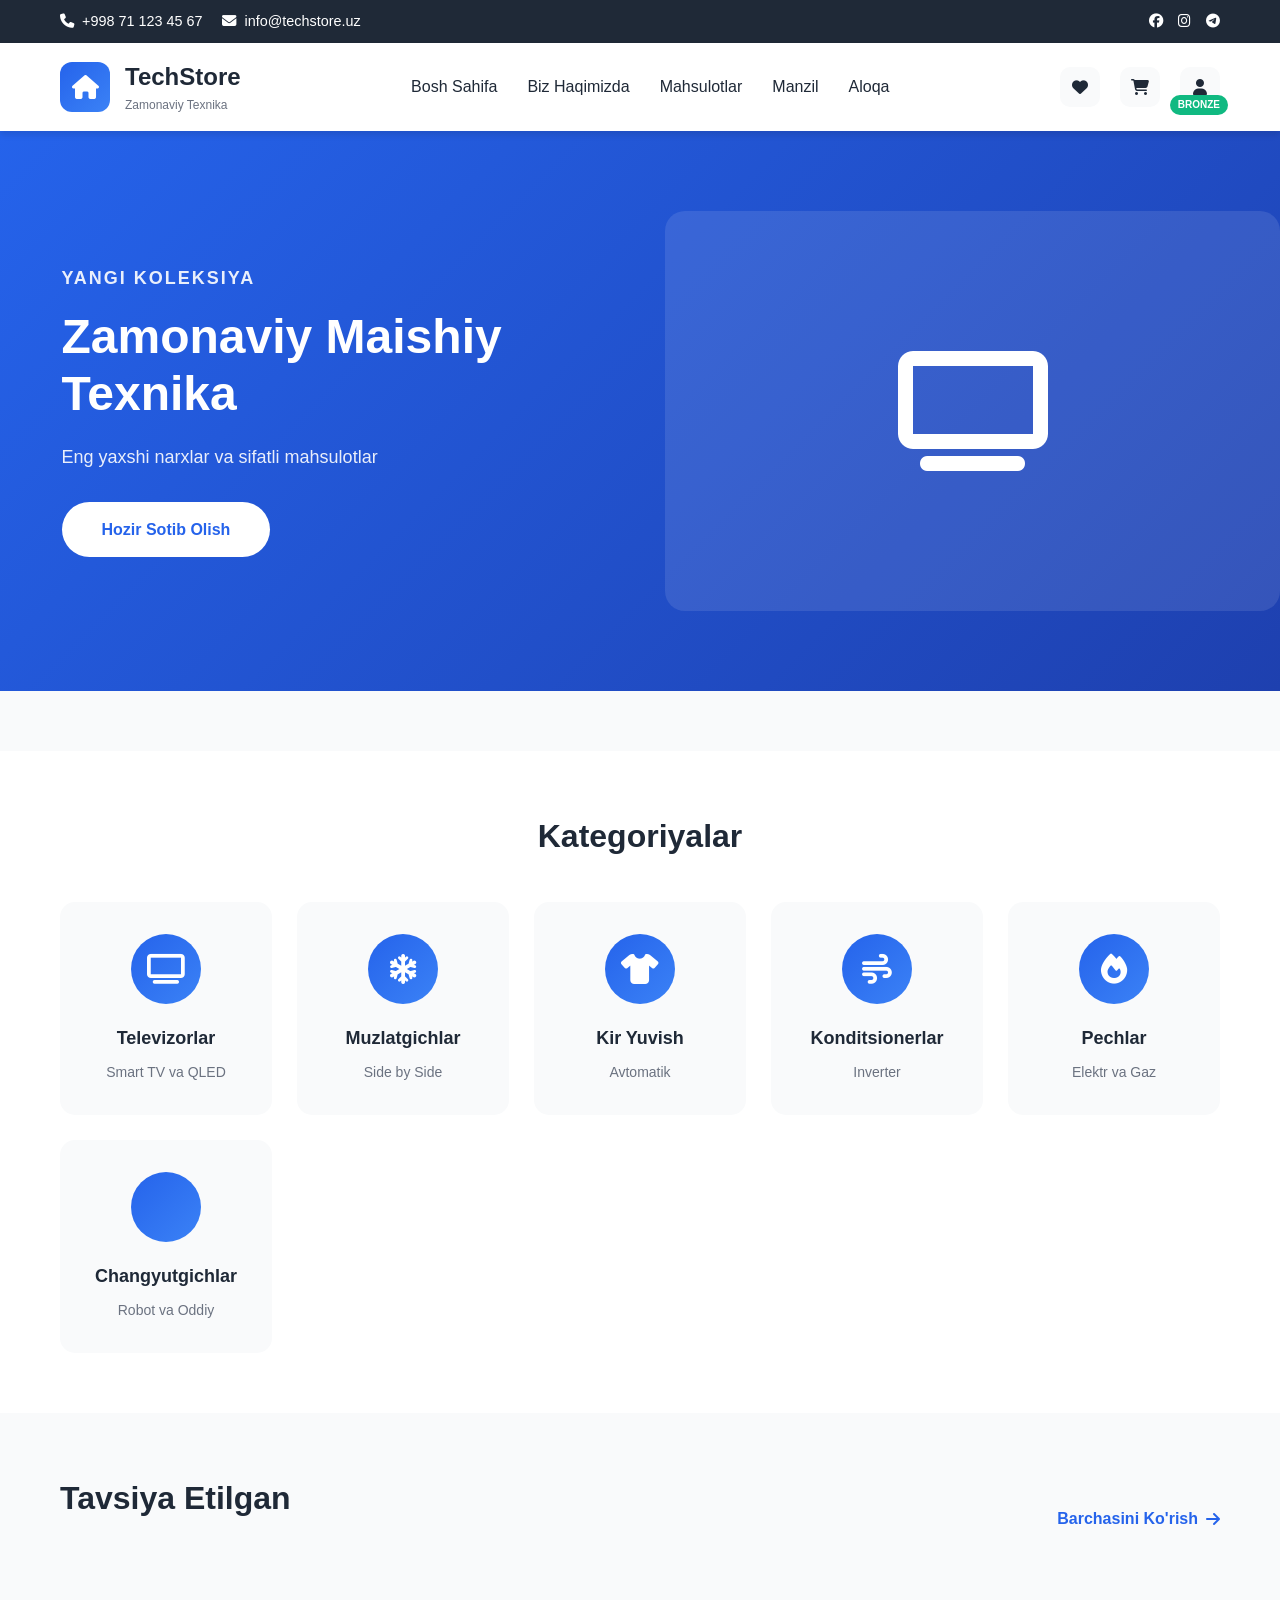
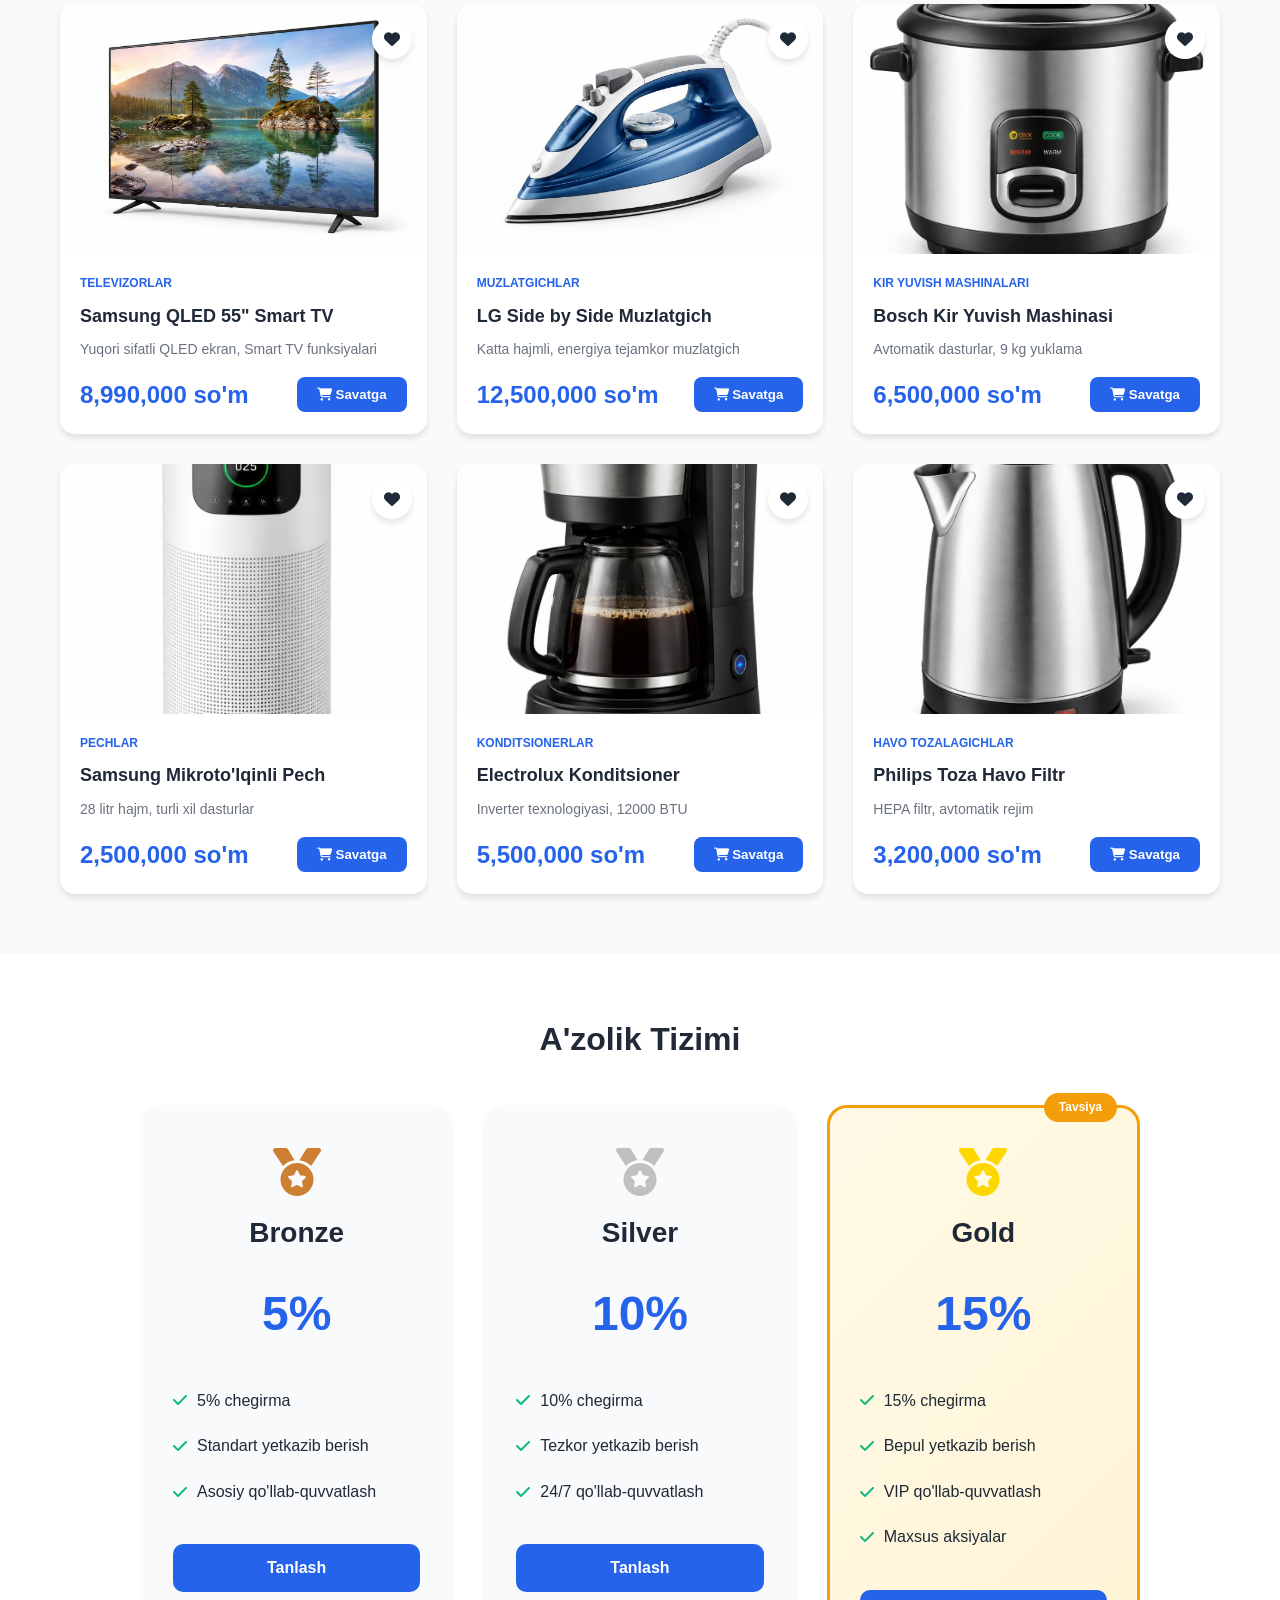
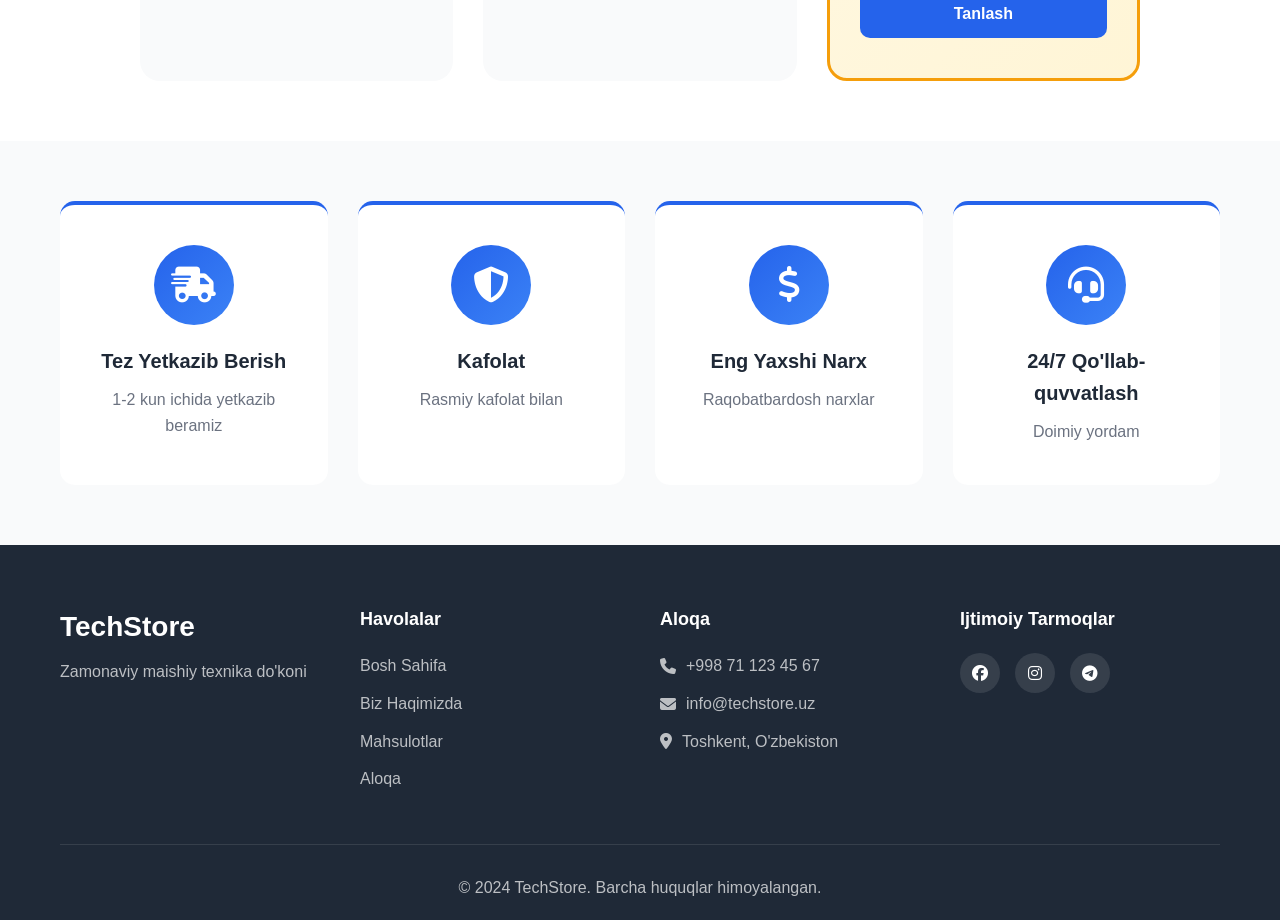
<file: TechStore/TechStore/index.html>
<!DOCTYPE html>
<html lang="uz">
<head>
    <meta charset="UTF-8">
    <meta name="viewport" content="width=device-width, initial-scale=1.0">
    <title>TechStore - Zamonaviy Maishiy Texnika</title>
    <link rel="stylesheet" href="css/style2.css">
    <link rel="stylesheet" href="https://cdnjs.cloudflare.com/ajax/libs/font-awesome/6.4.0/css/all.min.css">
</head>
<body>
    <!-- Top Header -->
    <div class="top-header">
        <div class="container">
            <div class="header-content">
                <div class="contact-info">
                    <span><i class="fas fa-phone"></i> +998 71 123 45 67</span>
                    <span><i class="fas fa-envelope"></i> info@techstore.uz</span>
                </div>
                <div class="social-links">
                    <a href="#"><i class="fab fa-facebook"></i></a>
                    <a href="#"><i class="fab fa-instagram"></i></a>
                    <a href="#"><i class="fab fa-telegram"></i></a>
                </div>
            </div>
        </div>
    </div>

    <!-- Main Navbar -->
    <nav class="main-navbar">
        <div class="container">
            <div class="nav-wrapper">
                <div class="logo-section">
                    <div class="logo-icon">
                        <i class="fas fa-home"></i>
                    </div>
                    <div class="logo-text">
                        <h1>TechStore</h1>
                        <p>Zamonaviy Texnika</p>
                    </div>
                </div>

                <div class="nav-menu">
                    <a href="index2.html" class="nav-link active">Bosh Sahifa</a>
                    <a href="about2.html" class="nav-link">Biz Haqimizda</a>
                    <a href="products2.html" class="nav-link">Mahsulotlar</a>
                    <a href="location2.html" class="nav-link">Manzil</a>
                    <a href="contact2.html" class="nav-link">Aloqa</a>
                </div>

                <div class="nav-actions">
                    <a href="wishlist2.html" class="action-icon" title="Istaklar">
                        <i class="fas fa-heart"></i>
                        <span class="icon-badge" id="wishlist-count">0</span>
                    </a>
                    <a href="cart2.html" class="action-icon" title="Savat">
                        <i class="fas fa-shopping-cart"></i>
                        <span class="icon-badge" id="cart-count">0</span>
                    </a>
                    <a href="account2.html" class="action-icon" title="Hisob">
                        <i class="fas fa-user"></i>
                        <span class="membership-tag" id="membership-tag">Bronze</span>
                    </a>
                </div>
            </div>
        </div>
    </nav>

    <!-- Hero Banner -->
    <section class="hero-banner">
        <div class="hero-slider">
            <div class="hero-slide active">
                <div class="hero-content">
                    <h2 class="hero-title">Yangi Koleksiya</h2>
                    <h1 class="hero-main-title">Zamonaviy Maishiy Texnika</h1>
                    <p class="hero-description">Eng yaxshi narxlar va sifatli mahsulotlar</p>
                    <a href="products2.html" class="hero-btn">Hozir Sotib Olish</a>
                </div>
                <div class="hero-image">
                    <div class="hero-placeholder">
                        <i class="fas fa-tv"></i>
                    </div>
                </div>
            </div>
        </div>
    </section>

    <!-- Categories Section -->
    <section class="categories-section">
        <div class="container">
            <h2 class="section-heading">Kategoriyalar</h2>
            <div class="categories-grid">
                <div class="category-card">
                    <div class="category-icon"><i class="fas fa-tv"></i></div>
                    <h3>Televizorlar</h3>
                    <p>Smart TV va QLED</p>
                </div>
                <div class="category-card">
                    <div class="category-icon"><i class="fas fa-snowflake"></i></div>
                    <h3>Muzlatgichlar</h3>
                    <p>Side by Side</p>
                </div>
                <div class="category-card">
                    <div class="category-icon"><i class="fas fa-tshirt"></i></div>
                    <h3>Kir Yuvish</h3>
                    <p>Avtomatik</p>
                </div>
                <div class="category-card">
                    <div class="category-icon"><i class="fas fa-wind"></i></div>
                    <h3>Konditsionerlar</h3>
                    <p>Inverter</p>
                </div>
                <div class="category-card">
                    <div class="category-icon"><i class="fas fa-fire"></i></div>
                    <h3>Pechlar</h3>
                    <p>Elektr va Gaz</p>
                </div>
                <div class="category-card">
                    <div class="category-icon"><i class="fas fa-vacuum"></i></div>
                    <h3>Changyutgichlar</h3>
                    <p>Robot va Oddiy</p>
                </div>
            </div>
        </div>
    </section>

    <!-- Featured Products -->
    <section class="products-section">
        <div class="container">
            <div class="section-header">
                <h2 class="section-heading">Tavsiya Etilgan</h2>
                <a href="products2.html" class="view-all-link">Barchasini Ko'rish <i class="fas fa-arrow-right"></i></a>
            </div>
            <div class="products-grid" id="featured-products">
                <!-- Products will be loaded here -->
            </div>
        </div>
    </section>

    <!-- Membership Section -->
    <section class="membership-section">
        <div class="container">
            <h2 class="section-heading">A'zolik Tizimi</h2>
            <div class="membership-grid">
                <div class="membership-card bronze-card">
                    <div class="membership-header">
                        <i class="fas fa-medal"></i>
                        <h3>Bronze</h3>
                    </div>
                    <div class="membership-price">5%</div>
                    <ul class="membership-features">
                        <li><i class="fas fa-check"></i> 5% chegirma</li>
                        <li><i class="fas fa-check"></i> Standart yetkazib berish</li>
                        <li><i class="fas fa-check"></i> Asosiy qo'llab-quvvatlash</li>
                    </ul>
                    <button class="membership-btn" onclick="setMembership('bronze')">Tanlash</button>
                </div>
                <div class="membership-card silver-card">
                    <div class="membership-header">
                        <i class="fas fa-medal"></i>
                        <h3>Silver</h3>
                    </div>
                    <div class="membership-price">10%</div>
                    <ul class="membership-features">
                        <li><i class="fas fa-check"></i> 10% chegirma</li>
                        <li><i class="fas fa-check"></i> Tezkor yetkazib berish</li>
                        <li><i class="fas fa-check"></i> 24/7 qo'llab-quvvatlash</li>
                    </ul>
                    <button class="membership-btn" onclick="setMembership('silver')">Tanlash</button>
                </div>
                <div class="membership-card gold-card featured">
                    <div class="membership-badge">Tavsiya</div>
                    <div class="membership-header">
                        <i class="fas fa-medal"></i>
                        <h3>Gold</h3>
                    </div>
                    <div class="membership-price">15%</div>
                    <ul class="membership-features">
                        <li><i class="fas fa-check"></i> 15% chegirma</li>
                        <li><i class="fas fa-check"></i> Bepul yetkazib berish</li>
                        <li><i class="fas fa-check"></i> VIP qo'llab-quvvatlash</li>
                        <li><i class="fas fa-check"></i> Maxsus aksiyalar</li>
                    </ul>
                    <button class="membership-btn" onclick="setMembership('gold')">Tanlash</button>
                </div>
            </div>
        </div>
    </section>

    <!-- Features Section -->
    <section class="features-section">
        <div class="container">
            <div class="features-grid">
                <div class="feature-box">
                    <div class="feature-icon"><i class="fas fa-shipping-fast"></i></div>
                    <h3>Tez Yetkazib Berish</h3>
                    <p>1-2 kun ichida yetkazib beramiz</p>
                </div>
                <div class="feature-box">
                    <div class="feature-icon"><i class="fas fa-shield-alt"></i></div>
                    <h3>Kafolat</h3>
                    <p>Rasmiy kafolat bilan</p>
                </div>
                <div class="feature-box">
                    <div class="feature-icon"><i class="fas fa-dollar-sign"></i></div>
                    <h3>Eng Yaxshi Narx</h3>
                    <p>Raqobatbardosh narxlar</p>
                </div>
                <div class="feature-box">
                    <div class="feature-icon"><i class="fas fa-headset"></i></div>
                    <h3>24/7 Qo'llab-quvvatlash</h3>
                    <p>Doimiy yordam</p>
                </div>
            </div>
        </div>
    </section>

    <!-- Footer -->
    <footer class="main-footer">
        <div class="container">
            <div class="footer-grid">
                <div class="footer-col">
                    <div class="footer-logo">
                        <h3>TechStore</h3>
                        <p>Zamonaviy maishiy texnika do'koni</p>
                    </div>
                </div>
                <div class="footer-col">
                    <h4>Havolalar</h4>
                    <ul>
                        <li><a href="index2.html">Bosh Sahifa</a></li>
                        <li><a href="about2.html">Biz Haqimizda</a></li>
                        <li><a href="products2.html">Mahsulotlar</a></li>
                        <li><a href="contact2.html">Aloqa</a></li>
                    </ul>
                </div>
                <div class="footer-col">
                    <h4>Aloqa</h4>
                    <ul>
                        <li><i class="fas fa-phone"></i> +998 71 123 45 67</li>
                        <li><i class="fas fa-envelope"></i> info@techstore.uz</li>
                        <li><i class="fas fa-map-marker-alt"></i> Toshkent, O'zbekiston</li>
                    </ul>
                </div>
                <div class="footer-col">
                    <h4>Ijtimoiy Tarmoqlar</h4>
                    <div class="social-icons">
                        <a href="#"><i class="fab fa-facebook"></i></a>
                        <a href="#"><i class="fab fa-instagram"></i></a>
                        <a href="#"><i class="fab fa-telegram"></i></a>
                    </div>
                </div>
            </div>
            <div class="footer-bottom">
                <p>&copy; 2024 TechStore. Barcha huquqlar himoyalangan.</p>
            </div>
        </div>
    </footer>

    <script src="js/data.js"></script>
    <script src="js/app.js"></script>
    <script src="js/home2.js"></script>
</body>
</html>
</file>
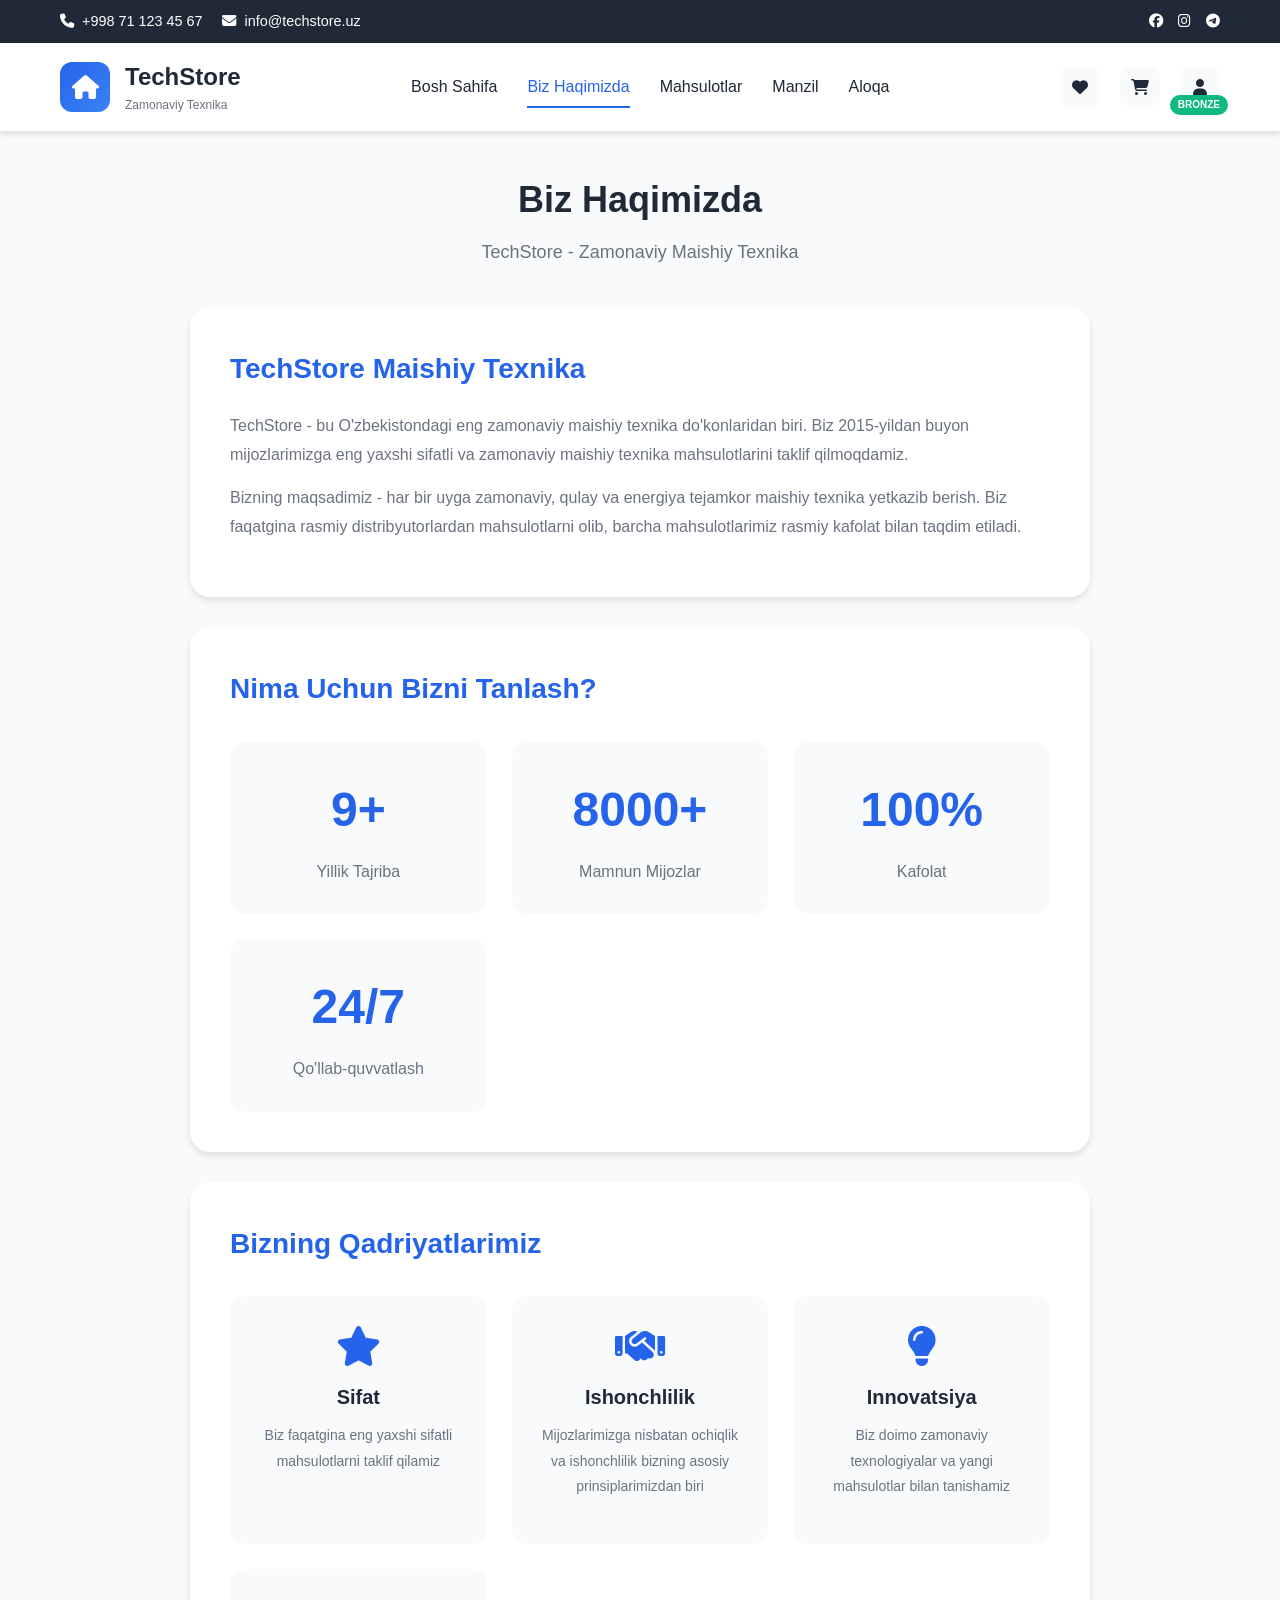
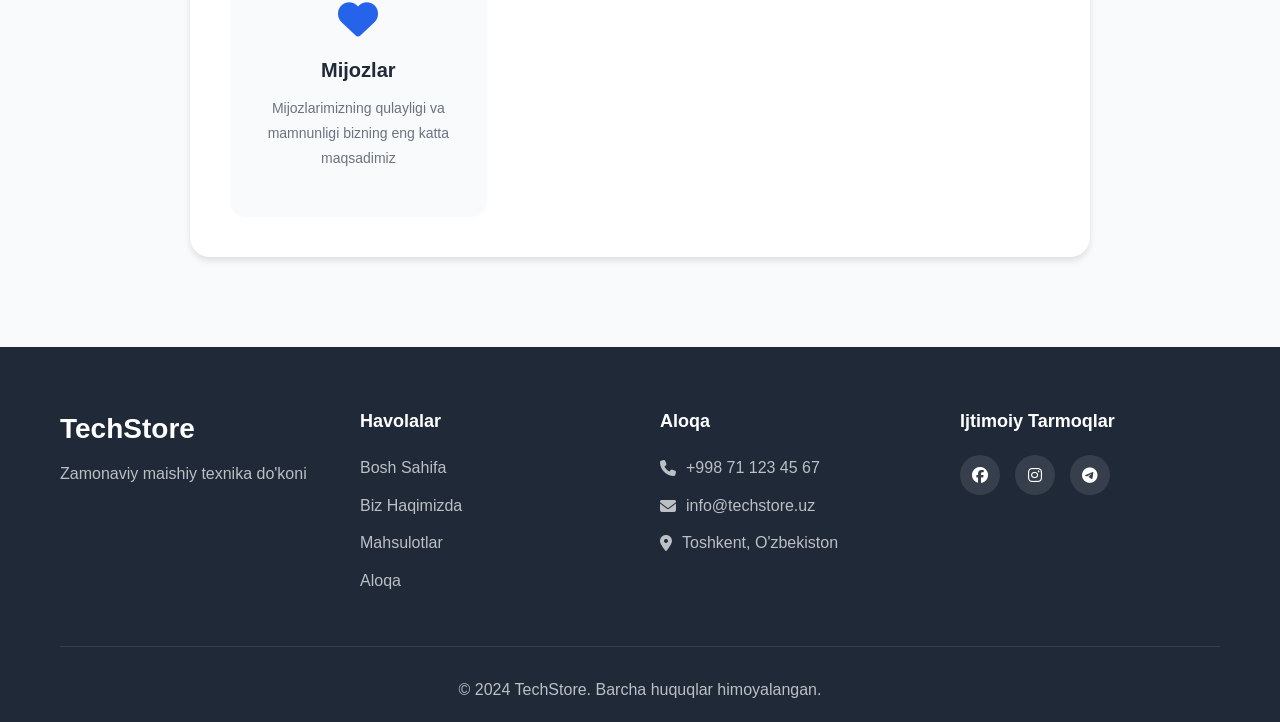
<file: TechStore/TechStore/about2.html>
<!DOCTYPE html>
<html lang="uz">
<head>
    <meta charset="UTF-8">
    <meta name="viewport" content="width=device-width, initial-scale=1.0">
    <title>Biz Haqimizda - TechStore</title>
    <link rel="stylesheet" href="css/style2.css">
    <link rel="stylesheet" href="css/pages2.css">
    <link rel="stylesheet" href="https://cdnjs.cloudflare.com/ajax/libs/font-awesome/6.4.0/css/all.min.css">
</head>
<body>
    <div class="top-header">
        <div class="container">
            <div class="header-content">
                <div class="contact-info">
                    <span><i class="fas fa-phone"></i> +998 71 123 45 67</span>
                    <span><i class="fas fa-envelope"></i> info@techstore.uz</span>
                </div>
                <div class="social-links">
                    <a href="#"><i class="fab fa-facebook"></i></a>
                    <a href="#"><i class="fab fa-instagram"></i></a>
                    <a href="#"><i class="fab fa-telegram"></i></a>
                </div>
            </div>
        </div>
    </div>

    <nav class="main-navbar">
        <div class="container">
            <div class="nav-wrapper">
                <div class="logo-section">
                    <div class="logo-icon">
                        <i class="fas fa-home"></i>
                    </div>
                    <div class="logo-text">
                        <h1>TechStore</h1>
                        <p>Zamonaviy Texnika</p>
                    </div>
                </div>
                <div class="nav-menu">
                    <a href="index2.html" class="nav-link">Bosh Sahifa</a>
                    <a href="about2.html" class="nav-link active">Biz Haqimizda</a>
                    <a href="products2.html" class="nav-link">Mahsulotlar</a>
                    <a href="location2.html" class="nav-link">Manzil</a>
                    <a href="contact2.html" class="nav-link">Aloqa</a>
                </div>
                <div class="nav-actions">
                    <a href="wishlist2.html" class="action-icon" title="Istaklar">
                        <i class="fas fa-heart"></i>
                        <span class="icon-badge" id="wishlist-count">0</span>
                    </a>
                    <a href="cart2.html" class="action-icon" title="Savat">
                        <i class="fas fa-shopping-cart"></i>
                        <span class="icon-badge" id="cart-count">0</span>
                    </a>
                    <a href="account2.html" class="action-icon" title="Hisob">
                        <i class="fas fa-user"></i>
                        <span class="membership-tag" id="membership-tag">Bronze</span>
                    </a>
                </div>
            </div>
        </div>
    </nav>

    <div class="page-wrapper">
        <div class="container">
            <div class="page-header">
                <h1>Biz Haqimizda</h1>
                <p>TechStore - Zamonaviy Maishiy Texnika</p>
            </div>

            <div class="about-content">
                <div class="about-section">
                    <h2>TechStore Maishiy Texnika</h2>
                    <p>TechStore - bu O'zbekistondagi eng zamonaviy maishiy texnika do'konlaridan biri. Biz 2015-yildan buyon mijozlarimizga eng yaxshi sifatli va zamonaviy maishiy texnika mahsulotlarini taklif qilmoqdamiz.</p>
                    <p>Bizning maqsadimiz - har bir uyga zamonaviy, qulay va energiya tejamkor maishiy texnika yetkazib berish. Biz faqatgina rasmiy distribyutorlardan mahsulotlarni olib, barcha mahsulotlarimiz rasmiy kafolat bilan taqdim etiladi.</p>
                </div>

                <div class="about-section">
                    <h2>Nima Uchun Bizni Tanlash?</h2>
                    <div class="stats-grid">
                        <div class="stat-box">
                            <div class="stat-number">9+</div>
                            <div class="stat-label">Yillik Tajriba</div>
                        </div>
                        <div class="stat-box">
                            <div class="stat-number">8000+</div>
                            <div class="stat-label">Mamnun Mijozlar</div>
                        </div>
                        <div class="stat-box">
                            <div class="stat-number">100%</div>
                            <div class="stat-label">Kafolat</div>
                        </div>
                        <div class="stat-box">
                            <div class="stat-number">24/7</div>
                            <div class="stat-label">Qo'llab-quvvatlash</div>
                        </div>
                    </div>
                </div>

                <div class="about-section">
                    <h2>Bizning Qadriyatlarimiz</h2>
                    <div class="values-list">
                        <div class="value-item">
                            <i class="fas fa-star"></i>
                            <h3>Sifat</h3>
                            <p>Biz faqatgina eng yaxshi sifatli mahsulotlarni taklif qilamiz</p>
                        </div>
                        <div class="value-item">
                            <i class="fas fa-handshake"></i>
                            <h3>Ishonchlilik</h3>
                            <p>Mijozlarimizga nisbatan ochiqlik va ishonchlilik bizning asosiy prinsiplarimizdan biri</p>
                        </div>
                        <div class="value-item">
                            <i class="fas fa-lightbulb"></i>
                            <h3>Innovatsiya</h3>
                            <p>Biz doimo zamonaviy texnologiyalar va yangi mahsulotlar bilan tanishamiz</p>
                        </div>
                        <div class="value-item">
                            <i class="fas fa-heart"></i>
                            <h3>Mijozlar</h3>
                            <p>Mijozlarimizning qulayligi va mamnunligi bizning eng katta maqsadimiz</p>
                        </div>
                    </div>
                </div>
            </div>
        </div>
    </div>

    <footer class="main-footer">
        <div class="container">
            <div class="footer-grid">
                <div class="footer-col">
                    <div class="footer-logo">
                        <h3>TechStore</h3>
                        <p>Zamonaviy maishiy texnika do'koni</p>
                    </div>
                </div>
                <div class="footer-col">
                    <h4>Havolalar</h4>
                    <ul>
                        <li><a href="index2.html">Bosh Sahifa</a></li>
                        <li><a href="about2.html">Biz Haqimizda</a></li>
                        <li><a href="products2.html">Mahsulotlar</a></li>
                        <li><a href="contact2.html">Aloqa</a></li>
                    </ul>
                </div>
                <div class="footer-col">
                    <h4>Aloqa</h4>
                    <ul>
                        <li><i class="fas fa-phone"></i> +998 71 123 45 67</li>
                        <li><i class="fas fa-envelope"></i> info@techstore.uz</li>
                        <li><i class="fas fa-map-marker-alt"></i> Toshkent, O'zbekiston</li>
                    </ul>
                </div>
                <div class="footer-col">
                    <h4>Ijtimoiy Tarmoqlar</h4>
                    <div class="social-icons">
                        <a href="#"><i class="fab fa-facebook"></i></a>
                        <a href="#"><i class="fab fa-instagram"></i></a>
                        <a href="#"><i class="fab fa-telegram"></i></a>
                    </div>
                </div>
            </div>
            <div class="footer-bottom">
                <p>&copy; 2024 TechStore. Barcha huquqlar himoyalangan.</p>
            </div>
        </div>
    </footer>

    <script src="js/data.js"></script>
    <script src="js/app.js"></script>
</body>
</html>
</file>
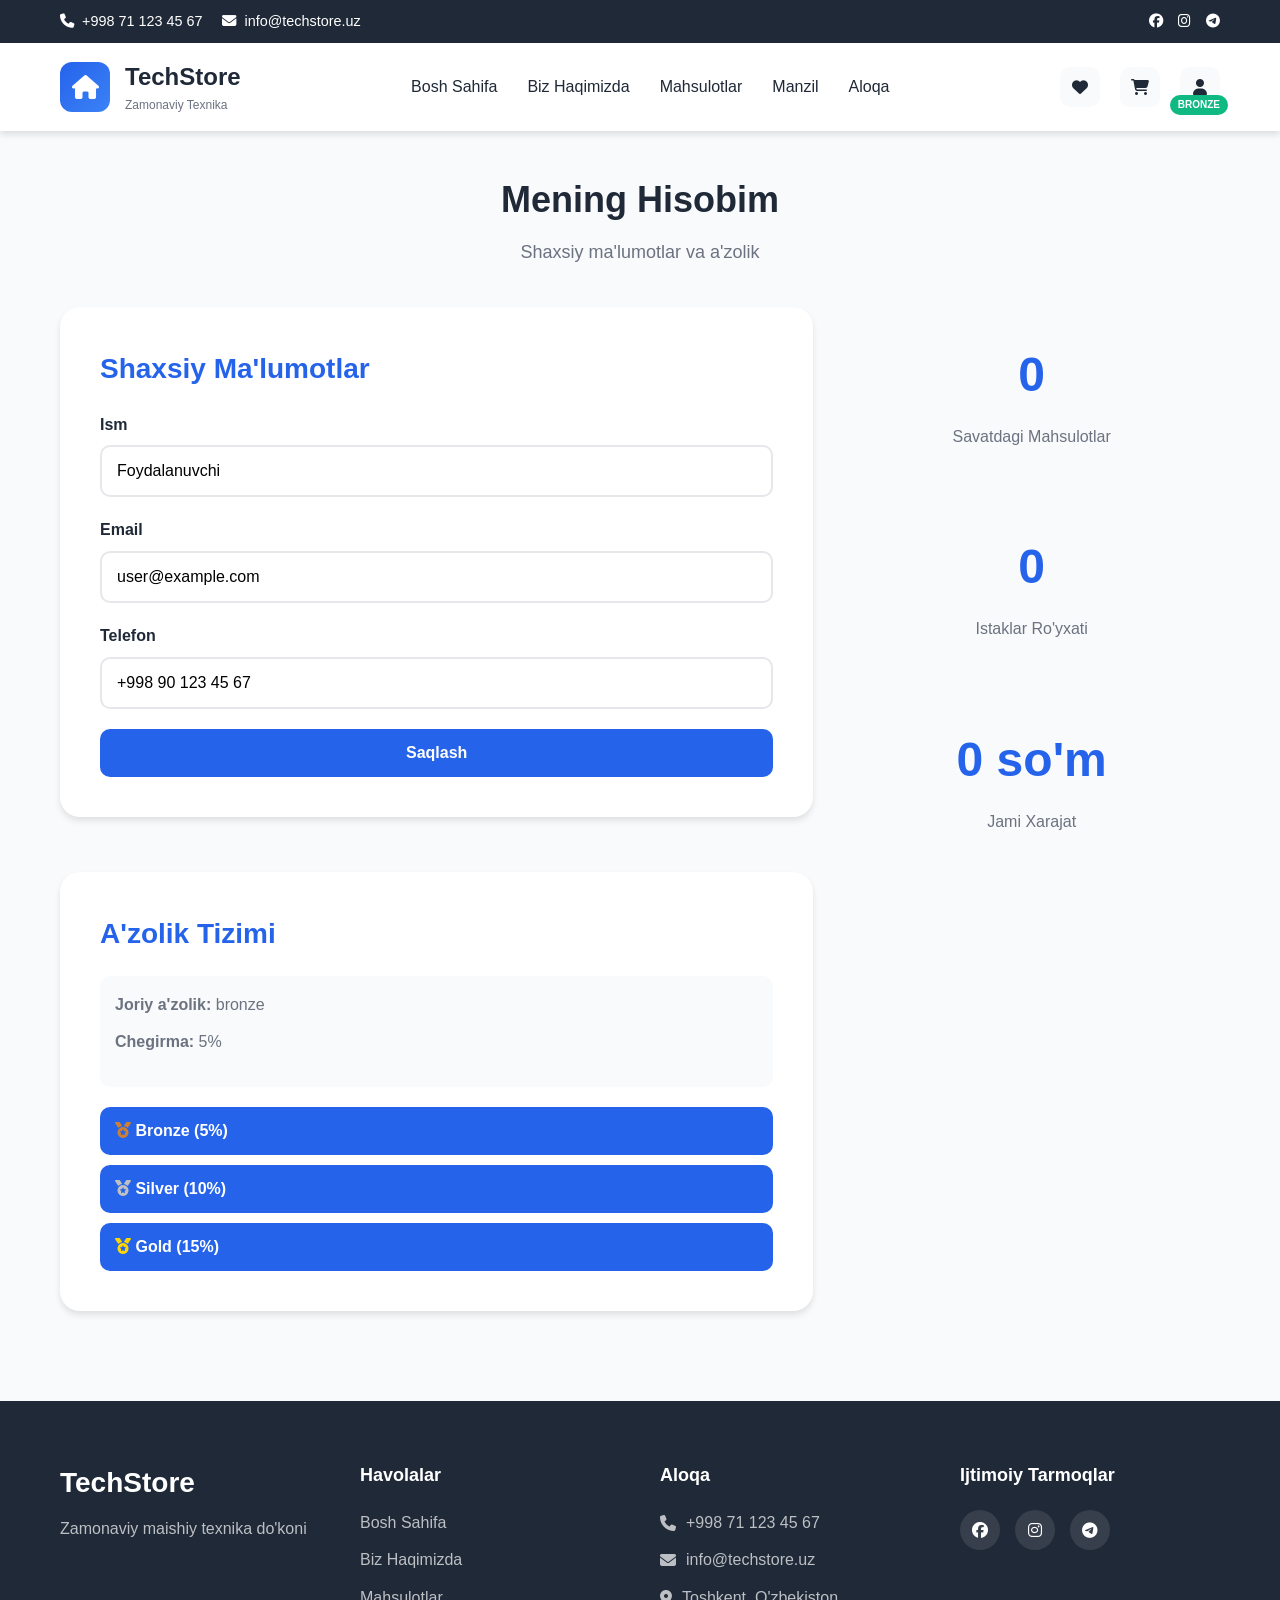
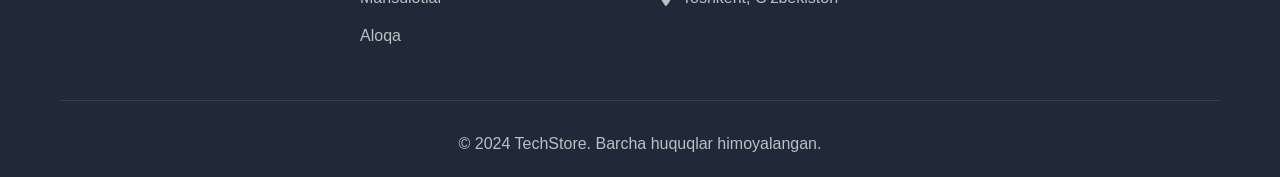
<file: TechStore/TechStore/account2.html>
<!DOCTYPE html>
<html lang="uz">
<head>
    <meta charset="UTF-8">
    <meta name="viewport" content="width=device-width, initial-scale=1.0">
    <title>Hisob - TechStore</title>
    <link rel="stylesheet" href="css/style2.css">
    <link rel="stylesheet" href="css/pages2.css">
    <link rel="stylesheet" href="https://cdnjs.cloudflare.com/ajax/libs/font-awesome/6.4.0/css/all.min.css">
</head>
<body>
    <div class="top-header">
        <div class="container">
            <div class="header-content">
                <div class="contact-info">
                    <span><i class="fas fa-phone"></i> +998 71 123 45 67</span>
                    <span><i class="fas fa-envelope"></i> info@techstore.uz</span>
                </div>
                <div class="social-links">
                    <a href="#"><i class="fab fa-facebook"></i></a>
                    <a href="#"><i class="fab fa-instagram"></i></a>
                    <a href="#"><i class="fab fa-telegram"></i></a>
                </div>
            </div>
        </div>
    </div>

    <nav class="main-navbar">
        <div class="container">
            <div class="nav-wrapper">
                <div class="logo-section">
                    <div class="logo-icon">
                        <i class="fas fa-home"></i>
                    </div>
                    <div class="logo-text">
                        <h1>TechStore</h1>
                        <p>Zamonaviy Texnika</p>
                    </div>
                </div>
                <div class="nav-menu">
                    <a href="index2.html" class="nav-link">Bosh Sahifa</a>
                    <a href="about2.html" class="nav-link">Biz Haqimizda</a>
                    <a href="products2.html" class="nav-link">Mahsulotlar</a>
                    <a href="location2.html" class="nav-link">Manzil</a>
                    <a href="contact2.html" class="nav-link">Aloqa</a>
                </div>
                <div class="nav-actions">
                    <a href="wishlist2.html" class="action-icon" title="Istaklar">
                        <i class="fas fa-heart"></i>
                        <span class="icon-badge" id="wishlist-count">0</span>
                    </a>
                    <a href="cart2.html" class="action-icon" title="Savat">
                        <i class="fas fa-shopping-cart"></i>
                        <span class="icon-badge" id="cart-count">0</span>
                    </a>
                    <a href="account2.html" class="action-icon" title="Hisob">
                        <i class="fas fa-user"></i>
                        <span class="membership-tag" id="membership-tag">Bronze</span>
                    </a>
                </div>
            </div>
        </div>
    </nav>

    <div class="page-wrapper">
        <div class="container">
            <div class="page-header">
                <h1>Mening Hisobim</h1>
                <p>Shaxsiy ma'lumotlar va a'zolik</p>
            </div>

            <div class="account-wrapper">
                <div class="account-info-section">
                    <div class="about-section">
                        <h2>Shaxsiy Ma'lumotlar</h2>
                        <form class="contact-form" onsubmit="updateAccount2(event)">
                            <div class="form-group">
                                <label for="account-name">Ism</label>
                                <input type="text" id="account-name" required>
                            </div>
                            <div class="form-group">
                                <label for="account-email">Email</label>
                                <input type="email" id="account-email" required>
                            </div>
                            <div class="form-group">
                                <label for="account-phone">Telefon</label>
                                <input type="tel" id="account-phone" required>
                            </div>
                            <button type="submit" class="submit-btn">Saqlash</button>
                        </form>
                    </div>

                    <div class="about-section">
                        <h2>A'zolik Tizimi</h2>
                        <div style="margin-bottom: 20px; padding: 15px; background: var(--bg-light); border-radius: 10px;">
                            <p style="margin-bottom: 8px;"><strong>Joriy a'zolik:</strong> <span id="current-membership">bronze</span></p>
                            <p><strong>Chegirma:</strong> <span id="membership-discount">5%</span></p>
                        </div>
                        <div class="membership-options" style="display: flex; flex-direction: column; gap: 10px;">
                            <button class="membership-btn" onclick="setMembership('bronze')" style="text-align: left; justify-content: flex-start;">
                                <i class="fas fa-medal" style="color: #cd7f32;"></i> Bronze (5%)
                            </button>
                            <button class="membership-btn" onclick="setMembership('silver')" style="text-align: left; justify-content: flex-start;">
                                <i class="fas fa-medal" style="color: #c0c0c0;"></i> Silver (10%)
                            </button>
                            <button class="membership-btn" onclick="setMembership('gold')" style="text-align: left; justify-content: flex-start;">
                                <i class="fas fa-medal" style="color: #ffd700;"></i> Gold (15%)
                            </button>
                        </div>
                    </div>
                </div>

                <div class="account-stats-section">
                    <div class="stat-box">
                        <div class="stat-number" id="cart-count-stat">0</div>
                        <div class="stat-label">Savatdagi Mahsulotlar</div>
                    </div>
                    <div class="stat-box">
                        <div class="stat-number" id="wishlist-count-stat">0</div>
                        <div class="stat-label">Istaklar Ro'yxati</div>
                    </div>
                    <div class="stat-box">
                        <div class="stat-number" id="total-spent">0 so'm</div>
                        <div class="stat-label">Jami Xarajat</div>
                    </div>
                </div>
            </div>
        </div>
    </div>

    <footer class="main-footer">
        <div class="container">
            <div class="footer-grid">
                <div class="footer-col">
                    <div class="footer-logo">
                        <h3>TechStore</h3>
                        <p>Zamonaviy maishiy texnika do'koni</p>
                    </div>
                </div>
                <div class="footer-col">
                    <h4>Havolalar</h4>
                    <ul>
                        <li><a href="index2.html">Bosh Sahifa</a></li>
                        <li><a href="about2.html">Biz Haqimizda</a></li>
                        <li><a href="products2.html">Mahsulotlar</a></li>
                        <li><a href="contact2.html">Aloqa</a></li>
                    </ul>
                </div>
                <div class="footer-col">
                    <h4>Aloqa</h4>
                    <ul>
                        <li><i class="fas fa-phone"></i> +998 71 123 45 67</li>
                        <li><i class="fas fa-envelope"></i> info@techstore.uz</li>
                        <li><i class="fas fa-map-marker-alt"></i> Toshkent, O'zbekiston</li>
                    </ul>
                </div>
                <div class="footer-col">
                    <h4>Ijtimoiy Tarmoqlar</h4>
                    <div class="social-icons">
                        <a href="#"><i class="fab fa-facebook"></i></a>
                        <a href="#"><i class="fab fa-instagram"></i></a>
                        <a href="#"><i class="fab fa-telegram"></i></a>
                    </div>
                </div>
            </div>
            <div class="footer-bottom">
                <p>&copy; 2024 TechStore. Barcha huquqlar himoyalangan.</p>
            </div>
        </div>
    </footer>

    <script src="js/data.js"></script>
    <script src="js/app.js"></script>
    <script src="js/account2.js"></script>
</body>
</html>
</file>
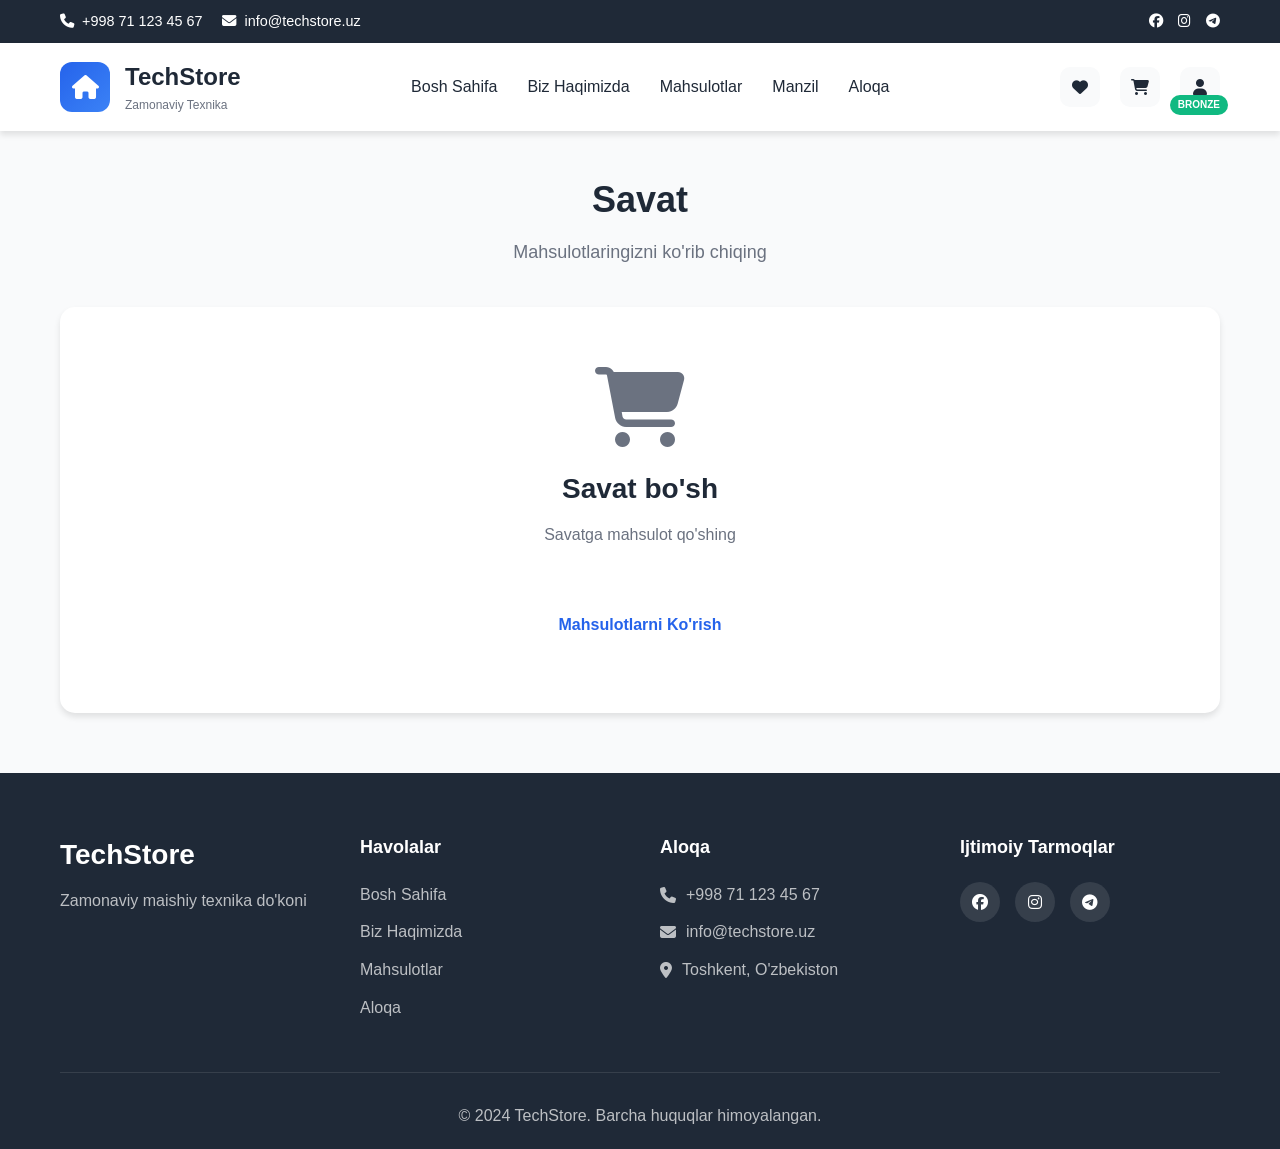
<file: TechStore/TechStore/cart2.html>
<!DOCTYPE html>
<html lang="uz">
<head>
    <meta charset="UTF-8">
    <meta name="viewport" content="width=device-width, initial-scale=1.0">
    <title>Savat - TechStore</title>
    <link rel="stylesheet" href="css/style2.css">
    <link rel="stylesheet" href="css/pages2.css">
    <link rel="stylesheet" href="https://cdnjs.cloudflare.com/ajax/libs/font-awesome/6.4.0/css/all.min.css">
</head>
<body>
    <div class="top-header">
        <div class="container">
            <div class="header-content">
                <div class="contact-info">
                    <span><i class="fas fa-phone"></i> +998 71 123 45 67</span>
                    <span><i class="fas fa-envelope"></i> info@techstore.uz</span>
                </div>
                <div class="social-links">
                    <a href="#"><i class="fab fa-facebook"></i></a>
                    <a href="#"><i class="fab fa-instagram"></i></a>
                    <a href="#"><i class="fab fa-telegram"></i></a>
                </div>
            </div>
        </div>
    </div>

    <nav class="main-navbar">
        <div class="container">
            <div class="nav-wrapper">
                <div class="logo-section">
                    <div class="logo-icon">
                        <i class="fas fa-home"></i>
                    </div>
                    <div class="logo-text">
                        <h1>TechStore</h1>
                        <p>Zamonaviy Texnika</p>
                    </div>
                </div>
                <div class="nav-menu">
                    <a href="index2.html" class="nav-link">Bosh Sahifa</a>
                    <a href="about2.html" class="nav-link">Biz Haqimizda</a>
                    <a href="products2.html" class="nav-link">Mahsulotlar</a>
                    <a href="location2.html" class="nav-link">Manzil</a>
                    <a href="contact2.html" class="nav-link">Aloqa</a>
                </div>
                <div class="nav-actions">
                    <a href="wishlist2.html" class="action-icon" title="Istaklar">
                        <i class="fas fa-heart"></i>
                        <span class="icon-badge" id="wishlist-count">0</span>
                    </a>
                    <a href="cart2.html" class="action-icon" title="Savat">
                        <i class="fas fa-shopping-cart"></i>
                        <span class="icon-badge" id="cart-count">0</span>
                    </a>
                    <a href="account2.html" class="action-icon" title="Hisob">
                        <i class="fas fa-user"></i>
                        <span class="membership-tag" id="membership-tag">Bronze</span>
                    </a>
                </div>
            </div>
        </div>
    </nav>

    <div class="page-wrapper">
        <div class="container">
            <div class="page-header">
                <h1>Savat</h1>
                <p>Mahsulotlaringizni ko'rib chiqing</p>
            </div>

            <div id="cart-content">
                <!-- Cart items will be loaded here -->
            </div>
        </div>
    </div>

    <footer class="main-footer">
        <div class="container">
            <div class="footer-grid">
                <div class="footer-col">
                    <div class="footer-logo">
                        <h3>TechStore</h3>
                        <p>Zamonaviy maishiy texnika do'koni</p>
                    </div>
                </div>
                <div class="footer-col">
                    <h4>Havolalar</h4>
                    <ul>
                        <li><a href="index2.html">Bosh Sahifa</a></li>
                        <li><a href="about2.html">Biz Haqimizda</a></li>
                        <li><a href="products2.html">Mahsulotlar</a></li>
                        <li><a href="contact2.html">Aloqa</a></li>
                    </ul>
                </div>
                <div class="footer-col">
                    <h4>Aloqa</h4>
                    <ul>
                        <li><i class="fas fa-phone"></i> +998 71 123 45 67</li>
                        <li><i class="fas fa-envelope"></i> info@techstore.uz</li>
                        <li><i class="fas fa-map-marker-alt"></i> Toshkent, O'zbekiston</li>
                    </ul>
                </div>
                <div class="footer-col">
                    <h4>Ijtimoiy Tarmoqlar</h4>
                    <div class="social-icons">
                        <a href="#"><i class="fab fa-facebook"></i></a>
                        <a href="#"><i class="fab fa-instagram"></i></a>
                        <a href="#"><i class="fab fa-telegram"></i></a>
                    </div>
                </div>
            </div>
            <div class="footer-bottom">
                <p>&copy; 2024 TechStore. Barcha huquqlar himoyalangan.</p>
            </div>
        </div>
    </footer>

    <script src="js/data.js"></script>
    <script src="js/app.js"></script>
    <script src="js/cart2.js"></script>
</body>
</html>
</file>
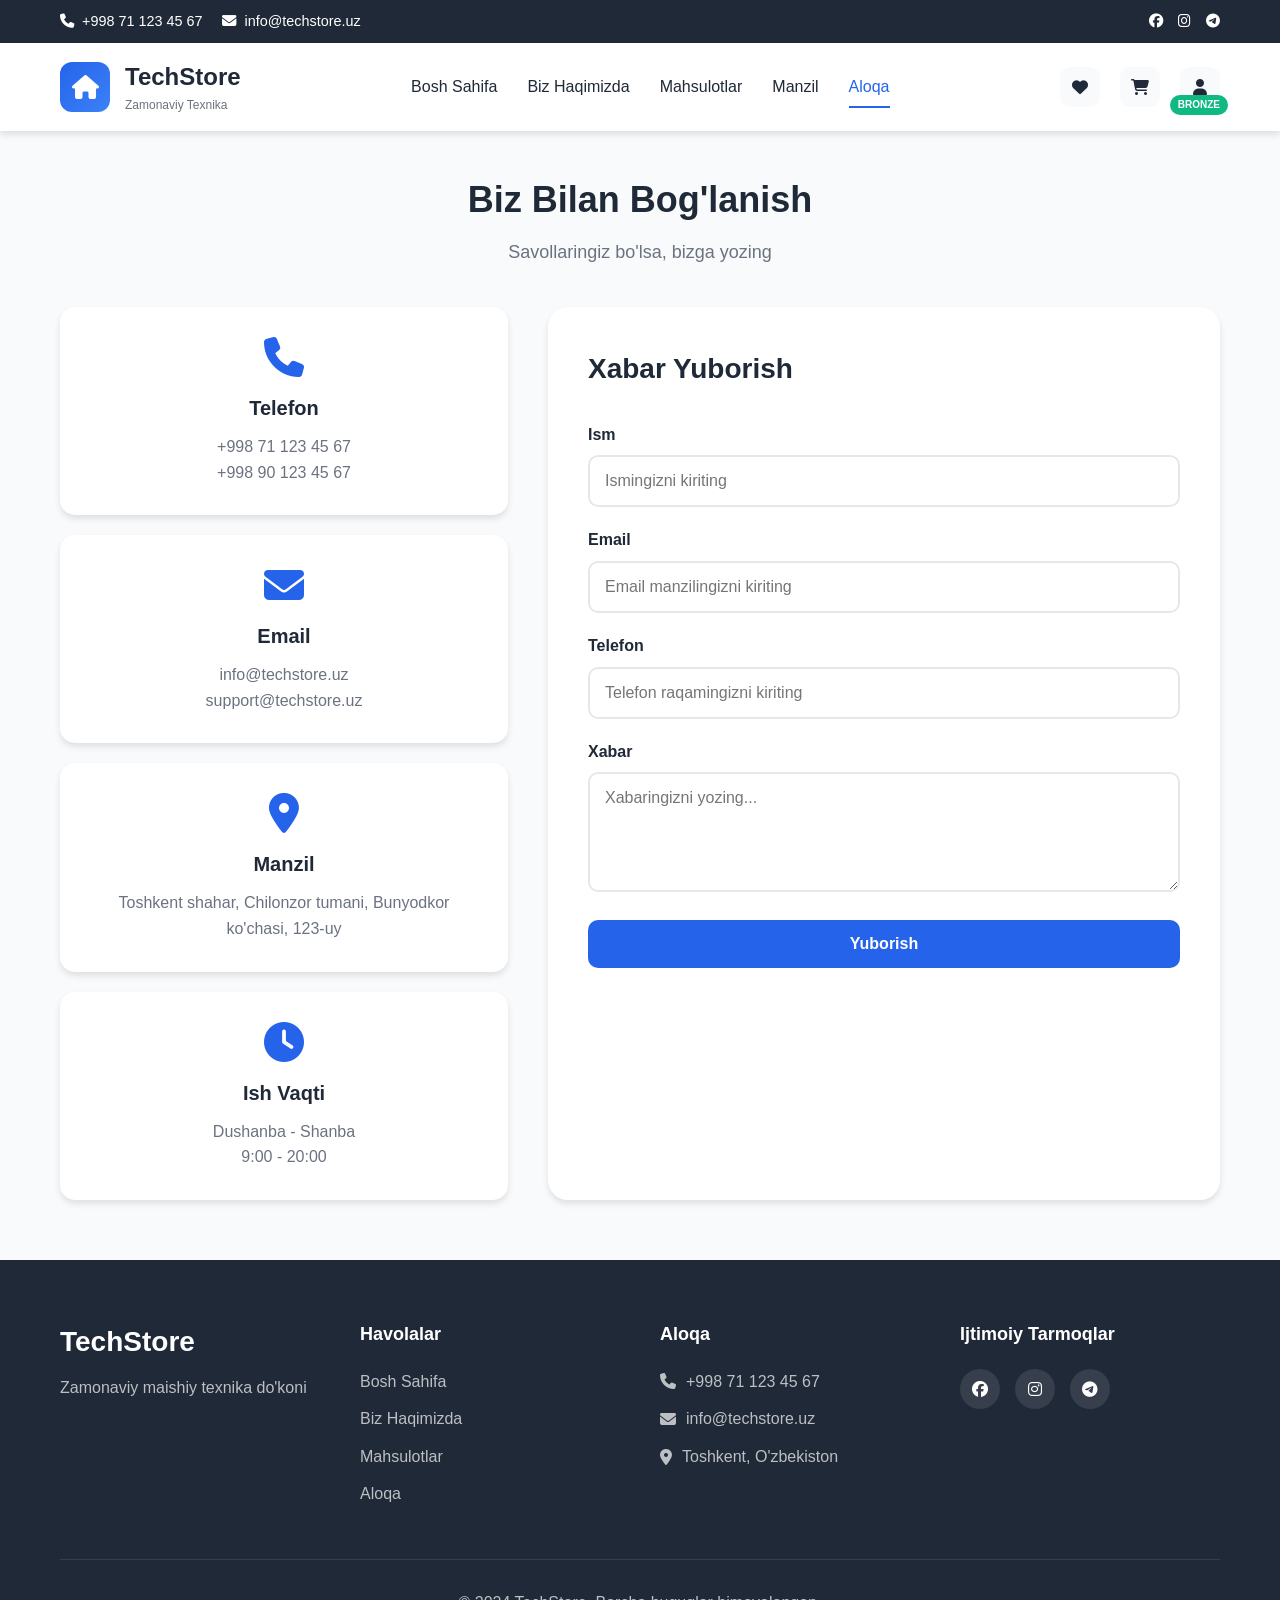
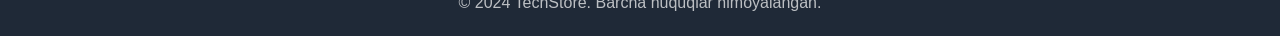
<file: TechStore/TechStore/contact2.html>
<!DOCTYPE html>
<html lang="uz">
<head>
    <meta charset="UTF-8">
    <meta name="viewport" content="width=device-width, initial-scale=1.0">
    <title>Aloqa - TechStore</title>
    <link rel="stylesheet" href="css/style2.css">
    <link rel="stylesheet" href="css/pages2.css">
    <link rel="stylesheet" href="https://cdnjs.cloudflare.com/ajax/libs/font-awesome/6.4.0/css/all.min.css">
</head>
<body>
    <div class="top-header">
        <div class="container">
            <div class="header-content">
                <div class="contact-info">
                    <span><i class="fas fa-phone"></i> +998 71 123 45 67</span>
                    <span><i class="fas fa-envelope"></i> info@techstore.uz</span>
                </div>
                <div class="social-links">
                    <a href="#"><i class="fab fa-facebook"></i></a>
                    <a href="#"><i class="fab fa-instagram"></i></a>
                    <a href="#"><i class="fab fa-telegram"></i></a>
                </div>
            </div>
        </div>
    </div>

    <nav class="main-navbar">
        <div class="container">
            <div class="nav-wrapper">
                <div class="logo-section">
                    <div class="logo-icon">
                        <i class="fas fa-home"></i>
                    </div>
                    <div class="logo-text">
                        <h1>TechStore</h1>
                        <p>Zamonaviy Texnika</p>
                    </div>
                </div>
                <div class="nav-menu">
                    <a href="index2.html" class="nav-link">Bosh Sahifa</a>
                    <a href="about2.html" class="nav-link">Biz Haqimizda</a>
                    <a href="products2.html" class="nav-link">Mahsulotlar</a>
                    <a href="location2.html" class="nav-link">Manzil</a>
                    <a href="contact2.html" class="nav-link active">Aloqa</a>
                </div>
                <div class="nav-actions">
                    <a href="wishlist2.html" class="action-icon" title="Istaklar">
                        <i class="fas fa-heart"></i>
                        <span class="icon-badge" id="wishlist-count">0</span>
                    </a>
                    <a href="cart2.html" class="action-icon" title="Savat">
                        <i class="fas fa-shopping-cart"></i>
                        <span class="icon-badge" id="cart-count">0</span>
                    </a>
                    <a href="account2.html" class="action-icon" title="Hisob">
                        <i class="fas fa-user"></i>
                        <span class="membership-tag" id="membership-tag">Bronze</span>
                    </a>
                </div>
            </div>
        </div>
    </nav>

    <div class="page-wrapper">
        <div class="container">
            <div class="page-header">
                <h1>Biz Bilan Bog'lanish</h1>
                <p>Savollaringiz bo'lsa, bizga yozing</p>
            </div>

            <div class="contact-wrapper">
                <div class="contact-info-grid">
                    <div class="contact-card">
                        <i class="fas fa-phone"></i>
                        <h3>Telefon</h3>
                        <p>+998 71 123 45 67</p>
                        <p>+998 90 123 45 67</p>
                    </div>
                    <div class="contact-card">
                        <i class="fas fa-envelope"></i>
                        <h3>Email</h3>
                        <p>info@techstore.uz</p>
                        <p>support@techstore.uz</p>
                    </div>
                    <div class="contact-card">
                        <i class="fas fa-map-marker-alt"></i>
                        <h3>Manzil</h3>
                        <p>Toshkent shahar, Chilonzor tumani, Bunyodkor ko'chasi, 123-uy</p>
                    </div>
                    <div class="contact-card">
                        <i class="fas fa-clock"></i>
                        <h3>Ish Vaqti</h3>
                        <p>Dushanba - Shanba</p>
                        <p>9:00 - 20:00</p>
                    </div>
                </div>
                <div class="contact-form-wrapper">
                    <h2>Xabar Yuborish</h2>
                    <form class="contact-form" onsubmit="handleContactSubmit2(event)">
                        <div class="form-group">
                            <label for="name">Ism</label>
                            <input type="text" id="name" name="name" required placeholder="Ismingizni kiriting">
                        </div>
                        <div class="form-group">
                            <label for="email">Email</label>
                            <input type="email" id="email" name="email" required placeholder="Email manzilingizni kiriting">
                        </div>
                        <div class="form-group">
                            <label for="phone">Telefon</label>
                            <input type="tel" id="phone" name="phone" required placeholder="Telefon raqamingizni kiriting">
                        </div>
                        <div class="form-group">
                            <label for="message">Xabar</label>
                            <textarea id="message" name="message" required placeholder="Xabaringizni yozing..."></textarea>
                        </div>
                        <button type="submit" class="submit-btn">Yuborish</button>
                    </form>
                </div>
            </div>
        </div>
    </div>

    <footer class="main-footer">
        <div class="container">
            <div class="footer-grid">
                <div class="footer-col">
                    <div class="footer-logo">
                        <h3>TechStore</h3>
                        <p>Zamonaviy maishiy texnika do'koni</p>
                    </div>
                </div>
                <div class="footer-col">
                    <h4>Havolalar</h4>
                    <ul>
                        <li><a href="index2.html">Bosh Sahifa</a></li>
                        <li><a href="about2.html">Biz Haqimizda</a></li>
                        <li><a href="products2.html">Mahsulotlar</a></li>
                        <li><a href="contact2.html">Aloqa</a></li>
                    </ul>
                </div>
                <div class="footer-col">
                    <h4>Aloqa</h4>
                    <ul>
                        <li><i class="fas fa-phone"></i> +998 71 123 45 67</li>
                        <li><i class="fas fa-envelope"></i> info@techstore.uz</li>
                        <li><i class="fas fa-map-marker-alt"></i> Toshkent, O'zbekiston</li>
                    </ul>
                </div>
                <div class="footer-col">
                    <h4>Ijtimoiy Tarmoqlar</h4>
                    <div class="social-icons">
                        <a href="#"><i class="fab fa-facebook"></i></a>
                        <a href="#"><i class="fab fa-instagram"></i></a>
                        <a href="#"><i class="fab fa-telegram"></i></a>
                    </div>
                </div>
            </div>
            <div class="footer-bottom">
                <p>&copy; 2024 TechStore. Barcha huquqlar himoyalangan.</p>
            </div>
        </div>
    </footer>

    <script src="js/data.js"></script>
    <script src="js/app.js"></script>
    <script>
        function handleContactSubmit2(e) {
            e.preventDefault();
            showNotification('Xabaringiz yuborildi! Tez orada siz bilan bog\'lanamiz.');
            e.target.reset();
        }
    </script>
</body>
</html>
</file>
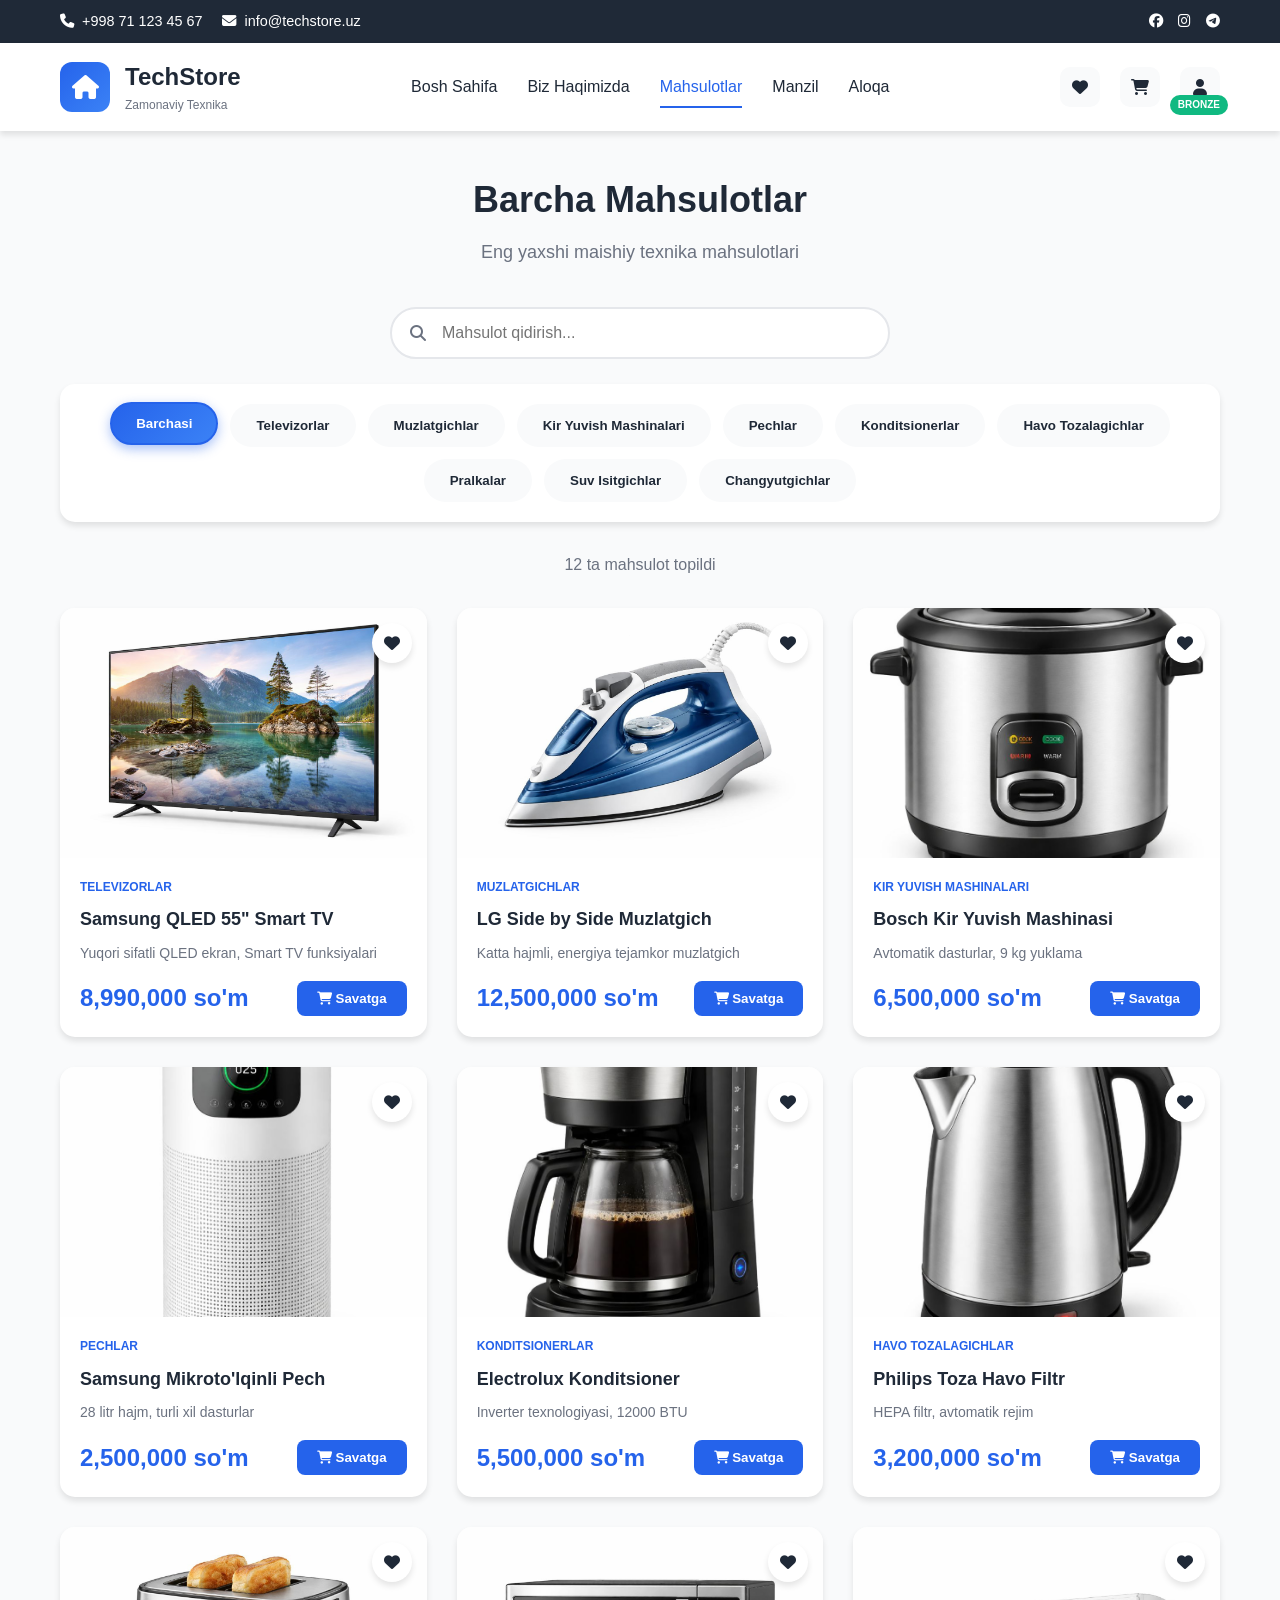
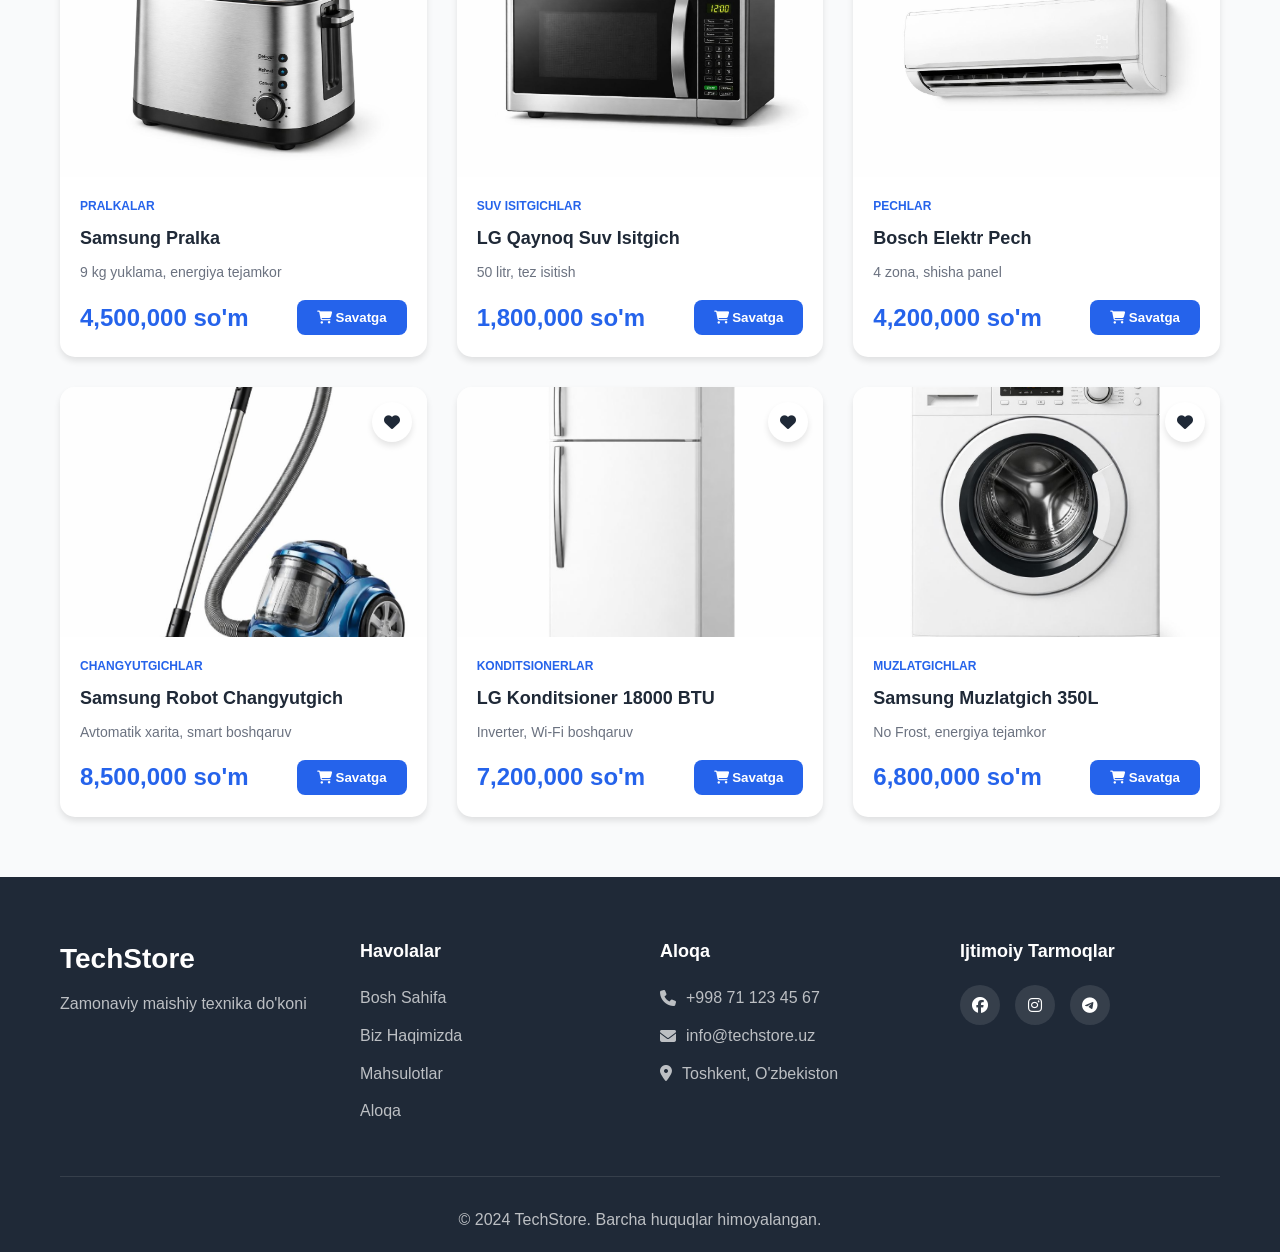
<file: TechStore/TechStore/products2.html>
<!DOCTYPE html>
<html lang="uz">
<head>
    <meta charset="UTF-8">
    <meta name="viewport" content="width=device-width, initial-scale=1.0">
    <title>Mahsulotlar - TechStore</title>
    <link rel="stylesheet" href="css/style2.css">
    <link rel="stylesheet" href="css/pages2.css">
    <link rel="stylesheet" href="https://cdnjs.cloudflare.com/ajax/libs/font-awesome/6.4.0/css/all.min.css">
</head>
<body>
    <div class="top-header">
        <div class="container">
            <div class="header-content">
                <div class="contact-info">
                    <span><i class="fas fa-phone"></i> +998 71 123 45 67</span>
                    <span><i class="fas fa-envelope"></i> info@techstore.uz</span>
                </div>
                <div class="social-links">
                    <a href="#"><i class="fab fa-facebook"></i></a>
                    <a href="#"><i class="fab fa-instagram"></i></a>
                    <a href="#"><i class="fab fa-telegram"></i></a>
                </div>
            </div>
        </div>
    </div>

    <nav class="main-navbar">
        <div class="container">
            <div class="nav-wrapper">
                <div class="logo-section">
                    <div class="logo-icon">
                        <i class="fas fa-home"></i>
                    </div>
                    <div class="logo-text">
                        <h1>TechStore</h1>
                        <p>Zamonaviy Texnika</p>
                    </div>
                </div>
                <div class="nav-menu">
                    <a href="index2.html" class="nav-link">Bosh Sahifa</a>
                    <a href="about2.html" class="nav-link">Biz Haqimizda</a>
                    <a href="products2.html" class="nav-link active">Mahsulotlar</a>
                    <a href="location2.html" class="nav-link">Manzil</a>
                    <a href="contact2.html" class="nav-link">Aloqa</a>
                </div>
                <div class="nav-actions">
                    <a href="wishlist2.html" class="action-icon" title="Istaklar">
                        <i class="fas fa-heart"></i>
                        <span class="icon-badge" id="wishlist-count">0</span>
                    </a>
                    <a href="cart2.html" class="action-icon" title="Savat">
                        <i class="fas fa-shopping-cart"></i>
                        <span class="icon-badge" id="cart-count">0</span>
                    </a>
                    <a href="account2.html" class="action-icon" title="Hisob">
                        <i class="fas fa-user"></i>
                        <span class="membership-tag" id="membership-tag">Bronze</span>
                    </a>
                </div>
            </div>
        </div>
    </nav>

    <div class="page-wrapper">
        <div class="container">
            <div class="page-header">
                <h1>Barcha Mahsulotlar</h1>
                <p>Eng yaxshi maishiy texnika mahsulotlari</p>
            </div>

            <div class="products-filters">
                <div class="search-bar">
                    <i class="fas fa-search"></i>
                    <input type="text" id="search-input" placeholder="Mahsulot qidirish...">
                </div>
                <div class="filter-buttons" id="category-filters">
                    <!-- Categories will be loaded here -->
                </div>
            </div>

            <div class="products-info">
                <span id="products-count">0 ta mahsulot topildi</span>
            </div>

            <div class="products-grid" id="products-grid">
                <!-- Products will be loaded here -->
            </div>
        </div>
    </div>

    <footer class="main-footer">
        <div class="container">
            <div class="footer-grid">
                <div class="footer-col">
                    <div class="footer-logo">
                        <h3>TechStore</h3>
                        <p>Zamonaviy maishiy texnika do'koni</p>
                    </div>
                </div>
                <div class="footer-col">
                    <h4>Havolalar</h4>
                    <ul>
                        <li><a href="index2.html">Bosh Sahifa</a></li>
                        <li><a href="about2.html">Biz Haqimizda</a></li>
                        <li><a href="products2.html">Mahsulotlar</a></li>
                        <li><a href="contact2.html">Aloqa</a></li>
                    </ul>
                </div>
                <div class="footer-col">
                    <h4>Aloqa</h4>
                    <ul>
                        <li><i class="fas fa-phone"></i> +998 71 123 45 67</li>
                        <li><i class="fas fa-envelope"></i> info@techstore.uz</li>
                        <li><i class="fas fa-map-marker-alt"></i> Toshkent, O'zbekiston</li>
                    </ul>
                </div>
                <div class="footer-col">
                    <h4>Ijtimoiy Tarmoqlar</h4>
                    <div class="social-icons">
                        <a href="#"><i class="fab fa-facebook"></i></a>
                        <a href="#"><i class="fab fa-instagram"></i></a>
                        <a href="#"><i class="fab fa-telegram"></i></a>
                    </div>
                </div>
            </div>
            <div class="footer-bottom">
                <p>&copy; 2024 TechStore. Barcha huquqlar himoyalangan.</p>
            </div>
        </div>
    </footer>

    <script src="js/data.js"></script>
    <script src="js/app.js"></script>
    <script src="js/products2.js"></script>
</body>
</html>
</file>
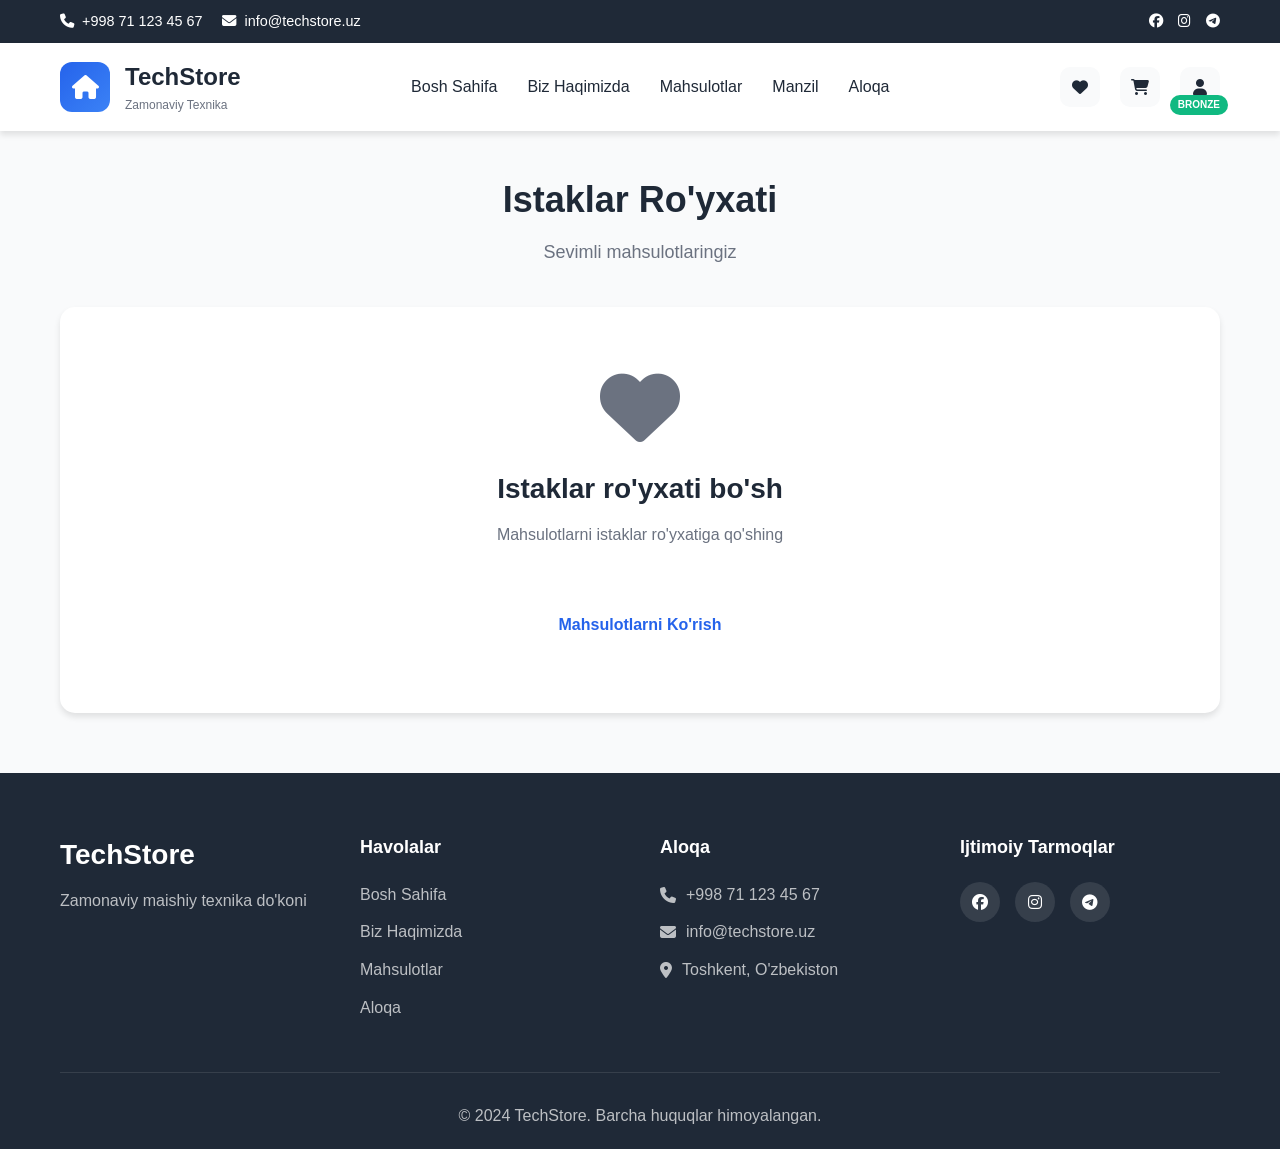
<file: TechStore/TechStore/wishlist2.html>
<!DOCTYPE html>
<html lang="uz">
<head>
    <meta charset="UTF-8">
    <meta name="viewport" content="width=device-width, initial-scale=1.0">
    <title>Istaklar Ro'yxati - TechStore</title>
    <link rel="stylesheet" href="css/style2.css">
    <link rel="stylesheet" href="css/pages2.css">
    <link rel="stylesheet" href="https://cdnjs.cloudflare.com/ajax/libs/font-awesome/6.4.0/css/all.min.css">
</head>
<body>
    <div class="top-header">
        <div class="container">
            <div class="header-content">
                <div class="contact-info">
                    <span><i class="fas fa-phone"></i> +998 71 123 45 67</span>
                    <span><i class="fas fa-envelope"></i> info@techstore.uz</span>
                </div>
                <div class="social-links">
                    <a href="#"><i class="fab fa-facebook"></i></a>
                    <a href="#"><i class="fab fa-instagram"></i></a>
                    <a href="#"><i class="fab fa-telegram"></i></a>
                </div>
            </div>
        </div>
    </div>

    <nav class="main-navbar">
        <div class="container">
            <div class="nav-wrapper">
                <div class="logo-section">
                    <div class="logo-icon">
                        <i class="fas fa-home"></i>
                    </div>
                    <div class="logo-text">
                        <h1>TechStore</h1>
                        <p>Zamonaviy Texnika</p>
                    </div>
                </div>
                <div class="nav-menu">
                    <a href="index2.html" class="nav-link">Bosh Sahifa</a>
                    <a href="about2.html" class="nav-link">Biz Haqimizda</a>
                    <a href="products2.html" class="nav-link">Mahsulotlar</a>
                    <a href="location2.html" class="nav-link">Manzil</a>
                    <a href="contact2.html" class="nav-link">Aloqa</a>
                </div>
                <div class="nav-actions">
                    <a href="wishlist2.html" class="action-icon" title="Istaklar">
                        <i class="fas fa-heart"></i>
                        <span class="icon-badge" id="wishlist-count">0</span>
                    </a>
                    <a href="cart2.html" class="action-icon" title="Savat">
                        <i class="fas fa-shopping-cart"></i>
                        <span class="icon-badge" id="cart-count">0</span>
                    </a>
                    <a href="account2.html" class="action-icon" title="Hisob">
                        <i class="fas fa-user"></i>
                        <span class="membership-tag" id="membership-tag">Bronze</span>
                    </a>
                </div>
            </div>
        </div>
    </nav>

    <div class="page-wrapper">
        <div class="container">
            <div class="page-header">
                <h1>Istaklar Ro'yxati</h1>
                <p>Sevimli mahsulotlaringiz</p>
            </div>

            <div id="wishlist-content">
                <!-- Wishlist items will be loaded here -->
            </div>
        </div>
    </div>

    <footer class="main-footer">
        <div class="container">
            <div class="footer-grid">
                <div class="footer-col">
                    <div class="footer-logo">
                        <h3>TechStore</h3>
                        <p>Zamonaviy maishiy texnika do'koni</p>
                    </div>
                </div>
                <div class="footer-col">
                    <h4>Havolalar</h4>
                    <ul>
                        <li><a href="index2.html">Bosh Sahifa</a></li>
                        <li><a href="about2.html">Biz Haqimizda</a></li>
                        <li><a href="products2.html">Mahsulotlar</a></li>
                        <li><a href="contact2.html">Aloqa</a></li>
                    </ul>
                </div>
                <div class="footer-col">
                    <h4>Aloqa</h4>
                    <ul>
                        <li><i class="fas fa-phone"></i> +998 71 123 45 67</li>
                        <li><i class="fas fa-envelope"></i> info@techstore.uz</li>
                        <li><i class="fas fa-map-marker-alt"></i> Toshkent, O'zbekiston</li>
                    </ul>
                </div>
                <div class="footer-col">
                    <h4>Ijtimoiy Tarmoqlar</h4>
                    <div class="social-icons">
                        <a href="#"><i class="fab fa-facebook"></i></a>
                        <a href="#"><i class="fab fa-instagram"></i></a>
                        <a href="#"><i class="fab fa-telegram"></i></a>
                    </div>
                </div>
            </div>
            <div class="footer-bottom">
                <p>&copy; 2024 TechStore. Barcha huquqlar himoyalangan.</p>
            </div>
        </div>
    </footer>

    <script src="js/data.js"></script>
    <script src="js/app.js"></script>
    <script src="js/wishlist2.js"></script>
</body>
</html>
</file>
<file: TechStore/TechStore/css/style2.css>
* {
    margin: 0;
    padding: 0;
    box-sizing: border-box;
}

:root {
    --primary-color: #2563eb;
    --primary-dark: #1e40af;
    --primary-light: #3b82f6;
    --secondary-color: #10b981;
    --accent-color: #f59e0b;
    --text-dark: #1f2937;
    --text-light: #6b7280;
    --bg-light: #f9fafb;
    --bg-white: #ffffff;
    --border-color: #e5e7eb;
    --shadow: 0 4px 6px rgba(0, 0, 0, 0.1);
    --shadow-lg: 0 10px 25px rgba(0, 0, 0, 0.15);
}

body {
    font-family: 'Inter', 'Segoe UI', Tahoma, Geneva, Verdana, sans-serif;
    line-height: 1.6;
    color: var(--text-dark);
    background-color: var(--bg-light);
}

.container {
    max-width: 1200px;
    margin: 0 auto;
    padding: 0 20px;
}

a {
    text-decoration: none;
    color: inherit;
}

button {
    cursor: pointer;
    border: none;
    outline: none;
}

/* Top Header */
.top-header {
    background: var(--text-dark);
    color: white;
    padding: 10px 0;
    font-size: 0.9rem;
}

.header-content {
    display: flex;
    justify-content: space-between;
    align-items: center;
}

.contact-info {
    display: flex;
    gap: 20px;
}

.contact-info span {
    display: flex;
    align-items: center;
    gap: 8px;
}

.social-links {
    display: flex;
    gap: 15px;
}

.social-links a {
    color: white;
    transition: color 0.3s;
}

.social-links a:hover {
    color: var(--primary-light);
}

/* Main Navbar */
.main-navbar {
    background: var(--bg-white);
    box-shadow: var(--shadow);
    position: sticky;
    top: 0;
    z-index: 1000;
}

.nav-wrapper {
    display: flex;
    justify-content: space-between;
    align-items: center;
    padding: 15px 0;
}

.logo-section {
    display: flex;
    align-items: center;
    gap: 15px;
}

.logo-icon {
    width: 50px;
    height: 50px;
    background: linear-gradient(135deg, var(--primary-color), var(--primary-light));
    border-radius: 12px;
    display: flex;
    align-items: center;
    justify-content: center;
    color: white;
    font-size: 24px;
}

.logo-text h1 {
    font-size: 24px;
    color: var(--text-dark);
    margin: 0;
}

.logo-text p {
    font-size: 12px;
    color: var(--text-light);
    margin: 0;
}

.nav-menu {
    display: flex;
    gap: 30px;
}

.nav-link {
    color: var(--text-dark);
    font-weight: 500;
    padding: 8px 0;
    position: relative;
    transition: color 0.3s;
}

.nav-link:hover,
.nav-link.active {
    color: var(--primary-color);
}

.nav-link.active::after {
    content: '';
    position: absolute;
    bottom: 0;
    left: 0;
    width: 100%;
    height: 2px;
    background: var(--primary-color);
}

.nav-actions {
    display: flex;
    gap: 20px;
    align-items: center;
}

.action-icon {
    position: relative;
    width: 40px;
    height: 40px;
    display: flex;
    align-items: center;
    justify-content: center;
    background: var(--bg-light);
    border-radius: 10px;
    color: var(--text-dark);
    transition: all 0.3s;
}

.action-icon:hover {
    background: var(--primary-color);
    color: white;
    transform: translateY(-2px);
}

.icon-badge {
    position: absolute;
    top: -5px;
    right: -5px;
    background: var(--accent-color);
    color: white;
    border-radius: 50%;
    width: 20px;
    height: 20px;
    display: none;
    align-items: center;
    justify-content: center;
    font-size: 11px;
    font-weight: bold;
}

.membership-tag {
    position: absolute;
    bottom: -8px;
    right: -8px;
    background: var(--secondary-color);
    color: white;
    padding: 2px 8px;
    border-radius: 12px;
    font-size: 10px;
    font-weight: bold;
    text-transform: uppercase;
}

/* Hero Banner */
.hero-banner {
    background: linear-gradient(135deg, var(--primary-color) 0%, var(--primary-dark) 100%);
    color: white;
    padding: 80px 0;
    margin-bottom: 60px;
}

.hero-slide {
    display: grid;
    grid-template-columns: 1fr 1fr;
    gap: 50px;
    align-items: center;
}

.hero-content {
    animation: fadeInLeft 0.8s ease;
    width: 80%;
    margin: auto;
}

.hero-title {
    font-size: 18px;
    text-transform: uppercase;
    letter-spacing: 2px;
    margin-bottom: 15px;
    opacity: 0.9;
}

.hero-main-title {
    font-size: 48px;
    font-weight: 700;
    margin-bottom: 20px;
    line-height: 1.2;
}

.hero-description {
    font-size: 18px;
    margin-bottom: 30px;
    opacity: 0.9;
}

.hero-btn {
    display: inline-block;
    background: white;
    color: var(--primary-color);
    padding: 15px 40px;
    border-radius: 30px;
    font-weight: 600;
    transition: all 0.3s;
}

.hero-btn:hover {
    transform: translateY(-3px);
    box-shadow: var(--shadow-lg);
}

.hero-image {
    animation: fadeInRight 0.8s ease;
}

.hero-placeholder {
    width: 100%;
    height: 400px;
    background: rgba(255, 255, 255, 0.1);
    border-radius: 20px;
    display: flex;
    align-items: center;
    justify-content: center;
    font-size: 120px;
}

/* Categories Section */
.categories-section {
    padding: 60px 0;
    background: var(--bg-white);
}

.section-heading {
    font-size: 32px;
    font-weight: 700;
    margin-bottom: 40px;
    text-align: center;
    color: var(--text-dark);
}

.categories-grid {
    display: grid;
    grid-template-columns: repeat(auto-fit, minmax(180px, 1fr));
    gap: 25px;
}

.category-card {
    background: var(--bg-light);
    padding: 30px 20px;
    border-radius: 15px;
    text-align: center;
    transition: all 0.3s;
    border: 2px solid transparent;
}

.category-card:hover {
    border-color: var(--primary-color);
    transform: translateY(-5px);
    box-shadow: var(--shadow);
}

.category-icon {
    width: 70px;
    height: 70px;
    background: linear-gradient(135deg, var(--primary-color), var(--primary-light));
    border-radius: 50%;
    display: flex;
    align-items: center;
    justify-content: center;
    margin: 0 auto 20px;
    color: white;
    font-size: 30px;
}

.category-card h3 {
    font-size: 18px;
    margin-bottom: 8px;
    color: var(--text-dark);
}

.category-card p {
    color: var(--text-light);
    font-size: 14px;
}

/* Products Section */
.products-section {
    padding: 60px 0;
    background: var(--bg-light);
}

.section-header {
    display: flex;
    justify-content: space-between;
    align-items: center;
    margin-bottom: 40px;
}

.view-all-link {
    color: var(--primary-color);
    font-weight: 600;
    display: flex;
    align-items: center;
    gap: 8px;
    transition: gap 0.3s;
}

.view-all-link:hover {
    gap: 12px;
}

.products-grid {
    display: grid;
    grid-template-columns: repeat(auto-fill, minmax(280px, 1fr));
    gap: 30px;
}

.product-card {
    background: var(--bg-white);
    border-radius: 15px;
    overflow: hidden;
    box-shadow: var(--shadow);
    transition: all 0.3s;
    display: flex;
    flex-direction: column;
}

.product-card:hover {
    transform: translateY(-8px);
    box-shadow: var(--shadow-lg);
}

.product-image-wrapper {
    position: relative;
    width: 100%;
    height: 250px;
    background: var(--bg-light);
    overflow: hidden;
}

.product-image {
    width: 100%;
    height: 100%;
    object-fit: cover;
    transition: transform 0.5s;
}

.product-card:hover .product-image {
    transform: scale(1.1);
}

.wishlist-icon {
    position: absolute;
    top: 15px;
    right: 15px;
    width: 40px;
    height: 40px;
    background: white;
    border-radius: 50%;
    display: flex;
    align-items: center;
    justify-content: center;
    cursor: pointer;
    box-shadow: var(--shadow);
    transition: all 0.3s;
    z-index: 10;
}

.wishlist-icon:hover,
.wishlist-icon.active {
    background: var(--accent-color);
    color: white;
}

.product-info {
    padding: 20px;
    flex-grow: 1;
    display: flex;
    flex-direction: column;
}

.product-category {
    color: var(--primary-color);
    font-size: 12px;
    font-weight: 600;
    text-transform: uppercase;
    margin-bottom: 8px;
}

.product-name {
    font-size: 18px;
    font-weight: 600;
    margin-bottom: 8px;
    color: var(--text-dark);
}

.product-description {
    font-size: 14px;
    color: var(--text-light);
    margin-bottom: 15px;
    flex-grow: 1;
}

.product-footer {
    display: flex;
    justify-content: space-between;
    align-items: center;
    margin-top: auto;
}

.product-price {
    font-size: 24px;
    font-weight: 700;
    color: var(--primary-color);
}

.add-cart-btn {
    background: var(--primary-color);
    color: white;
    padding: 10px 20px;
    border-radius: 8px;
    font-weight: 600;
    transition: all 0.3s;
}

.add-cart-btn:hover {
    background: var(--primary-dark);
    transform: scale(1.05);
}

/* Membership Section */
.membership-section {
    padding: 60px 0;
    background: var(--bg-white);
}

.membership-grid {
    display: grid;
    grid-template-columns: repeat(auto-fit, minmax(300px, 1fr));
    gap: 30px;
    max-width: 1000px;
    margin: 0 auto;
}

.membership-card {
    background: var(--bg-light);
    padding: 40px 30px;
    border-radius: 20px;
    text-align: center;
    position: relative;
    transition: all 0.3s;
    border: 3px solid transparent;
}

.membership-card:hover {
    transform: translateY(-5px);
    box-shadow: var(--shadow-lg);
}

.membership-card.featured {
    border-color: var(--accent-color);
    background: linear-gradient(135deg, #fff9e6 0%, #fff5d6 100%);
}

.membership-badge {
    position: absolute;
    top: -15px;
    right: 20px;
    background: var(--accent-color);
    color: white;
    padding: 5px 15px;
    border-radius: 20px;
    font-size: 12px;
    font-weight: 600;
}

.membership-header {
    margin-bottom: 20px;
}

.membership-header i {
    font-size: 48px;
    margin-bottom: 15px;
}

.bronze-card .membership-header i {
    color: #cd7f32;
}

.silver-card .membership-header i {
    color: #c0c0c0;
}

.gold-card .membership-header i {
    color: #ffd700;
}

.membership-header h3 {
    font-size: 28px;
    margin-bottom: 10px;
}

.membership-price {
    font-size: 48px;
    font-weight: 700;
    color: var(--primary-color);
    margin-bottom: 25px;
}

.membership-features {
    list-style: none;
    text-align: left;
    margin-bottom: 30px;
}

.membership-features li {
    padding: 10px 0;
    display: flex;
    align-items: center;
    gap: 10px;
}

.membership-features li i {
    color: var(--secondary-color);
}

.membership-btn {
    width: 100%;
    background: var(--primary-color);
    color: white;
    padding: 15px;
    border-radius: 10px;
    font-weight: 600;
    font-size: 16px;
    transition: all 0.3s;
}

.membership-btn:hover {
    background: var(--primary-dark);
    transform: translateY(-2px);
}

/* Features Section */
.features-section {
    padding: 60px 0;
    background: var(--bg-light);
}

.features-grid {
    display: grid;
    grid-template-columns: repeat(auto-fit, minmax(250px, 1fr));
    gap: 30px;
}

.feature-box {
    background: var(--bg-white);
    padding: 40px 30px;
    border-radius: 15px;
    text-align: center;
    transition: all 0.3s;
    border-top: 4px solid var(--primary-color);
}

.feature-box:hover {
    transform: translateY(-5px);
    box-shadow: var(--shadow-lg);
}

.feature-icon {
    width: 80px;
    height: 80px;
    background: linear-gradient(135deg, var(--primary-color), var(--primary-light));
    border-radius: 50%;
    display: flex;
    align-items: center;
    justify-content: center;
    margin: 0 auto 20px;
    color: white;
    font-size: 36px;
}

.feature-box h3 {
    font-size: 20px;
    margin-bottom: 10px;
    color: var(--text-dark);
}

.feature-box p {
    color: var(--text-light);
}

/* Footer */
.main-footer {
    background: var(--text-dark);
    color: white;
    padding: 60px 0 20px;
}

.footer-grid {
    display: grid;
    grid-template-columns: repeat(auto-fit, minmax(250px, 1fr));
    gap: 40px;
    margin-bottom: 40px;
}

.footer-logo h3 {
    font-size: 28px;
    margin-bottom: 10px;
}

.footer-logo p {
    color: rgba(255, 255, 255, 0.7);
}

.footer-col h4 {
    font-size: 18px;
    margin-bottom: 20px;
}

.footer-col ul {
    list-style: none;
}

.footer-col ul li {
    margin-bottom: 12px;
    color: rgba(255, 255, 255, 0.7);
    display: flex;
    align-items: center;
    gap: 10px;
}

.footer-col ul li a {
    transition: color 0.3s;
}

.footer-col ul li a:hover {
    color: var(--primary-light);
}

.social-icons {
    display: flex;
    gap: 15px;
}

.social-icons a {
    width: 40px;
    height: 40px;
    background: rgba(255, 255, 255, 0.1);
    border-radius: 50%;
    display: flex;
    align-items: center;
    justify-content: center;
    transition: all 0.3s;
}

.social-icons a:hover {
    background: var(--primary-color);
    transform: translateY(-3px);
}

.footer-bottom {
    text-align: center;
    padding-top: 30px;
    border-top: 1px solid rgba(255, 255, 255, 0.1);
    color: rgba(255, 255, 255, 0.7);
}

/* Animations */
@keyframes fadeInLeft {
    from {
        opacity: 0;
        transform: translateX(-30px);
    }
    to {
        opacity: 1;
        transform: translateX(0);
    }
}

@keyframes fadeInRight {
    from {
        opacity: 0;
        transform: translateX(30px);
    }
    to {
        opacity: 1;
        transform: translateX(0);
    }
}

/* Notification */
.notification {
    position: fixed;
    top: 100px;
    right: 20px;
    background: var(--primary-color);
    color: white;
    padding: 15px 25px;
    border-radius: 10px;
    box-shadow: var(--shadow-lg);
    z-index: 10000;
    opacity: 0;
    transform: translateX(400px);
    transition: all 0.3s ease;
    font-weight: 500;
    min-width: 250px;
}

.notification.show {
    opacity: 1;
    transform: translateX(0);
}

/* Responsive */
@media (max-width: 768px) {
    .nav-wrapper {
        flex-wrap: wrap;
    }

    .nav-menu {
        order: 3;
        width: 100%;
        margin-top: 15px;
        flex-wrap: wrap;
        gap: 15px;
    }

    .hero-slide {
        grid-template-columns: 1fr;
        text-align: center;
    }

    .hero-main-title {
        font-size: 32px;
    }

    .section-header {
        flex-direction: column;
        align-items: flex-start;
        gap: 15px;
    }

    .products-grid {
        grid-template-columns: repeat(auto-fill, minmax(250px, 1fr));
        gap: 20px;
    }
}
</file>
<file: TechStore/TechStore/css/pages2.css>
.page-wrapper {
    padding: 40px 0 60px;
    min-height: calc(100vh - 400px);
}

.page-header {
    text-align: center;
    margin-bottom: 40px;
}

.page-header h1 {
    font-size: 36px;
    font-weight: 700;
    color: var(--text-dark);
    margin-bottom: 10px;
}

.page-header p {
    font-size: 18px;
    color: var(--text-light);
}

/* Products Page */
.products-filters {
    margin-bottom: 30px;
}

.search-bar {
    position: relative;
    max-width: 500px;
    margin: 0 auto 25px;
}

.search-bar i {
    position: absolute;
    left: 20px;
    top: 50%;
    transform: translateY(-50%);
    color: var(--text-light);
}

.search-bar input {
    width: 100%;
    padding: 15px 20px 15px 50px;
    border: 2px solid var(--border-color);
    border-radius: 30px;
    font-size: 16px;
    outline: none;
    transition: all 0.3s;
}

.search-bar input:focus {
    border-color: var(--primary-color);
    box-shadow: 0 0 0 3px rgba(37, 99, 235, 0.1);
}

.filter-buttons {
    display: flex;
    flex-wrap: wrap;
    gap: 12px;
    justify-content: center;
    background: var(--bg-white);
    padding: 20px;
    border-radius: 15px;
    box-shadow: var(--shadow);
}

.filter-btn {
    padding: 12px 24px;
    background: var(--bg-light);
    border: 2px solid transparent;
    border-radius: 30px;
    font-weight: 600;
    color: var(--text-dark);
    transition: all 0.3s;
    position: relative;
    overflow: hidden;
}

.filter-btn::before {
    content: '';
    position: absolute;
    top: 0;
    left: -100%;
    width: 100%;
    height: 100%;
    background: linear-gradient(90deg, transparent, rgba(255,255,255,0.3), transparent);
    transition: left 0.5s;
}

.filter-btn:hover::before {
    left: 100%;
}

.filter-btn:hover {
    border-color: var(--primary-color);
    color: var(--primary-color);
    transform: translateY(-2px);
    box-shadow: 0 4px 8px rgba(37, 99, 235, 0.2);
}

.filter-btn.active {
    background: linear-gradient(135deg, var(--primary-color), var(--primary-light));
    border-color: var(--primary-color);
    color: white;
    box-shadow: 0 4px 12px rgba(37, 99, 235, 0.4);
    transform: translateY(-2px);
}

.products-info {
    text-align: center;
    color: var(--text-light);
    margin-bottom: 30px;
    font-size: 16px;
}

.no-products {
    text-align: center;
    padding: 60px 20px;
    color: var(--text-light);
}

.no-products p {
    font-size: 18px;
}

/* About Page */
.about-content {
    max-width: 900px;
    margin: 0 auto;
}

.about-section {
    background: var(--bg-white);
    padding: 40px;
    border-radius: 20px;
    margin-bottom: 30px;
    box-shadow: var(--shadow);
}

.about-section h2 {
    font-size: 28px;
    color: var(--primary-color);
    margin-bottom: 20px;
}

.about-section p {
    font-size: 16px;
    line-height: 1.8;
    color: var(--text-light);
    margin-bottom: 15px;
}

.stats-grid {
    display: grid;
    grid-template-columns: repeat(auto-fit, minmax(200px, 1fr));
    gap: 25px;
    margin-top: 30px;
}

.stat-box {
    text-align: center;
    padding: 30px;
    background: var(--bg-light);
    border-radius: 15px;
}

.stat-number {
    font-size: 48px;
    font-weight: 700;
    color: var(--primary-color);
    margin-bottom: 10px;
}

.stat-label {
    font-size: 16px;
    color: var(--text-light);
}

.values-list {
    display: grid;
    grid-template-columns: repeat(auto-fit, minmax(250px, 1fr));
    gap: 25px;
    margin-top: 30px;
}

.value-item {
    background: var(--bg-light);
    padding: 30px;
    border-radius: 15px;
    text-align: center;
    transition: all 0.3s;
}

.value-item:hover {
    transform: translateY(-5px);
    box-shadow: var(--shadow);
}

.value-item i {
    font-size: 40px;
    color: var(--primary-color);
    margin-bottom: 15px;
}

.value-item h3 {
    font-size: 20px;
    margin-bottom: 10px;
    color: var(--text-dark);
}

.value-item p {
    color: var(--text-light);
    font-size: 14px;
}

/* Location Page */
.location-wrapper {
    display: grid;
    grid-template-columns: 1fr 1fr;
    gap: 40px;
    margin-top: 30px;
}

.location-info {
    display: flex;
    flex-direction: column;
    gap: 25px;
}

.location-card {
    background: var(--bg-white);
    padding: 30px;
    border-radius: 15px;
    box-shadow: var(--shadow);
    transition: all 0.3s;
    cursor: pointer;
}

.location-card:hover {
    transform: translateY(-5px);
    box-shadow: var(--shadow-lg);
}

.location-card h3 {
    font-size: 22px;
    color: var(--primary-color);
    margin-bottom: 15px;
    display: flex;
    align-items: center;
    gap: 10px;
}

.location-card p {
    color: var(--text-light);
    margin-bottom: 10px;
    display: flex;
    align-items: center;
    gap: 10px;
}

.location-card i {
    color: var(--primary-color);
    width: 20px;
}

.map-wrapper {
    position: sticky;
    top: 100px;
    height: fit-content;
}

.map-container {
    background: var(--bg-white);
    padding: 20px;
    border-radius: 15px;
    box-shadow: var(--shadow);
}

#map {
    width: 100%;
    height: 500px;
    border-radius: 10px;
}

/* Contact Page */
.contact-wrapper {
    display: grid;
    grid-template-columns: 1fr 1.5fr;
    gap: 40px;
    margin-top: 30px;
}

.contact-info-grid {
    display: flex;
    flex-direction: column;
    gap: 20px;
}

.contact-card {
    background: var(--bg-white);
    padding: 30px;
    border-radius: 15px;
    box-shadow: var(--shadow);
    text-align: center;
}

.contact-card i {
    font-size: 40px;
    color: var(--primary-color);
    margin-bottom: 15px;
}

.contact-card h3 {
    font-size: 20px;
    margin-bottom: 10px;
}

.contact-card p {
    color: var(--text-light);
}

.contact-form-wrapper {
    background: var(--bg-white);
    padding: 40px;
    border-radius: 20px;
    box-shadow: var(--shadow);
}

.contact-form-wrapper h2 {
    font-size: 28px;
    margin-bottom: 30px;
    color: var(--text-dark);
}

.form-group {
    margin-bottom: 20px;
}

.form-group label {
    display: block;
    margin-bottom: 8px;
    font-weight: 600;
    color: var(--text-dark);
}

.form-group input,
.form-group textarea {
    width: 100%;
    padding: 15px;
    border: 2px solid var(--border-color);
    border-radius: 10px;
    font-size: 16px;
    font-family: inherit;
    transition: all 0.3s;
    outline: none;
}

.form-group input:focus,
.form-group textarea:focus {
    border-color: var(--primary-color);
    box-shadow: 0 0 0 3px rgba(37, 99, 235, 0.1);
}

.form-group textarea {
    resize: vertical;
    min-height: 120px;
}

.submit-btn {
    width: 100%;
    background: var(--primary-color);
    color: white;
    padding: 15px;
    border-radius: 10px;
    font-size: 16px;
    font-weight: 600;
    transition: all 0.3s;
}

.submit-btn:hover {
    background: var(--primary-dark);
    transform: translateY(-2px);
}

/* Cart Page */
.cart-wrapper {
    display: grid;
    grid-template-columns: 2fr 1fr;
    gap: 30px;
    margin-top: 30px;
}

.cart-items-list {
    display: flex;
    flex-direction: column;
    gap: 20px;
}

.cart-item {
    background: var(--bg-white);
    padding: 25px;
    border-radius: 15px;
    box-shadow: var(--shadow);
    display: grid;
    grid-template-columns: 150px 1fr auto auto;
    gap: 20px;
    align-items: center;
}

.cart-item-image {
    width: 150px;
    height: 150px;
    border-radius: 10px;
    overflow: hidden;
}

.cart-item-image img {
    width: 100%;
    height: 100%;
    object-fit: cover;
}

.cart-item-details h3 {
    font-size: 18px;
    margin-bottom: 8px;
}

.cart-item-details p {
    color: var(--text-light);
    font-size: 14px;
}

.quantity-control {
    display: flex;
    align-items: center;
    gap: 15px;
    background: var(--bg-light);
    padding: 8px 15px;
    border-radius: 10px;
}

.qty-btn {
    width: 30px;
    height: 30px;
    background: var(--primary-color);
    color: white;
    border-radius: 50%;
    display: flex;
    align-items: center;
    justify-content: center;
    transition: all 0.3s;
}

.qty-btn:hover {
    background: var(--primary-dark);
    transform: scale(1.1);
}

.qty-value {
    font-weight: 600;
    min-width: 30px;
    text-align: center;
}

.remove-item-btn {
    background: #ef4444;
    color: white;
    padding: 10px 20px;
    border-radius: 8px;
    font-size: 14px;
    transition: all 0.3s;
}

.remove-item-btn:hover {
    background: #dc2626;
    transform: translateY(-2px);
}

.cart-item-price {
    font-size: 22px;
    font-weight: 700;
    color: var(--primary-color);
}

.cart-summary {
    background: var(--bg-white);
    padding: 30px;
    border-radius: 15px;
    box-shadow: var(--shadow);
    position: sticky;
    top: 100px;
    height: fit-content;
}

.cart-summary h2 {
    font-size: 24px;
    margin-bottom: 20px;
}

.summary-row {
    display: flex;
    justify-content: space-between;
    padding: 15px 0;
    border-bottom: 1px solid var(--border-color);
}

.summary-row.total {
    font-size: 24px;
    font-weight: 700;
    color: var(--primary-color);
    border-top: 2px solid var(--primary-color);
    margin-top: 15px;
    padding-top: 20px;
}

.checkout-btn {
    width: 100%;
    background: var(--primary-color);
    color: white;
    padding: 15px;
    border-radius: 10px;
    font-size: 18px;
    font-weight: 600;
    margin-top: 20px;
    transition: all 0.3s;
}

.checkout-btn:hover {
    background: var(--primary-dark);
    transform: translateY(-2px);
}

.empty-state {
    text-align: center;
    padding: 60px 20px;
    background: var(--bg-white);
    border-radius: 15px;
    box-shadow: var(--shadow);
}

.empty-state i {
    font-size: 80px;
    color: var(--text-light);
    margin-bottom: 20px;
}

.empty-state h2 {
    font-size: 28px;
    margin-bottom: 10px;
}

.empty-state p {
    color: var(--text-light);
    margin-bottom: 30px;
}

/* Account Page */
.account-wrapper {
    display: grid;
    grid-template-columns: 2fr 1fr;
    gap: 30px;
    margin-top: 30px;
}

.account-info-section {
    display: flex;
    flex-direction: column;
    gap: 25px;
}

.account-stats-section {
    display: flex;
    flex-direction: column;
    gap: 20px;
}

/* Responsive */
@media (max-width: 968px) {
    .location-wrapper,
    .contact-wrapper,
    .cart-wrapper,
    .account-wrapper {
        grid-template-columns: 1fr;
    }

    .map-wrapper,
    .cart-summary {
        position: relative;
        top: 0;
    }
}

@media (max-width: 768px) {
    .cart-item {
        grid-template-columns: 1fr;
        text-align: center;
    }

    .cart-item-image {
        width: 100%;
        height: 200px;
    }
}
</file>
